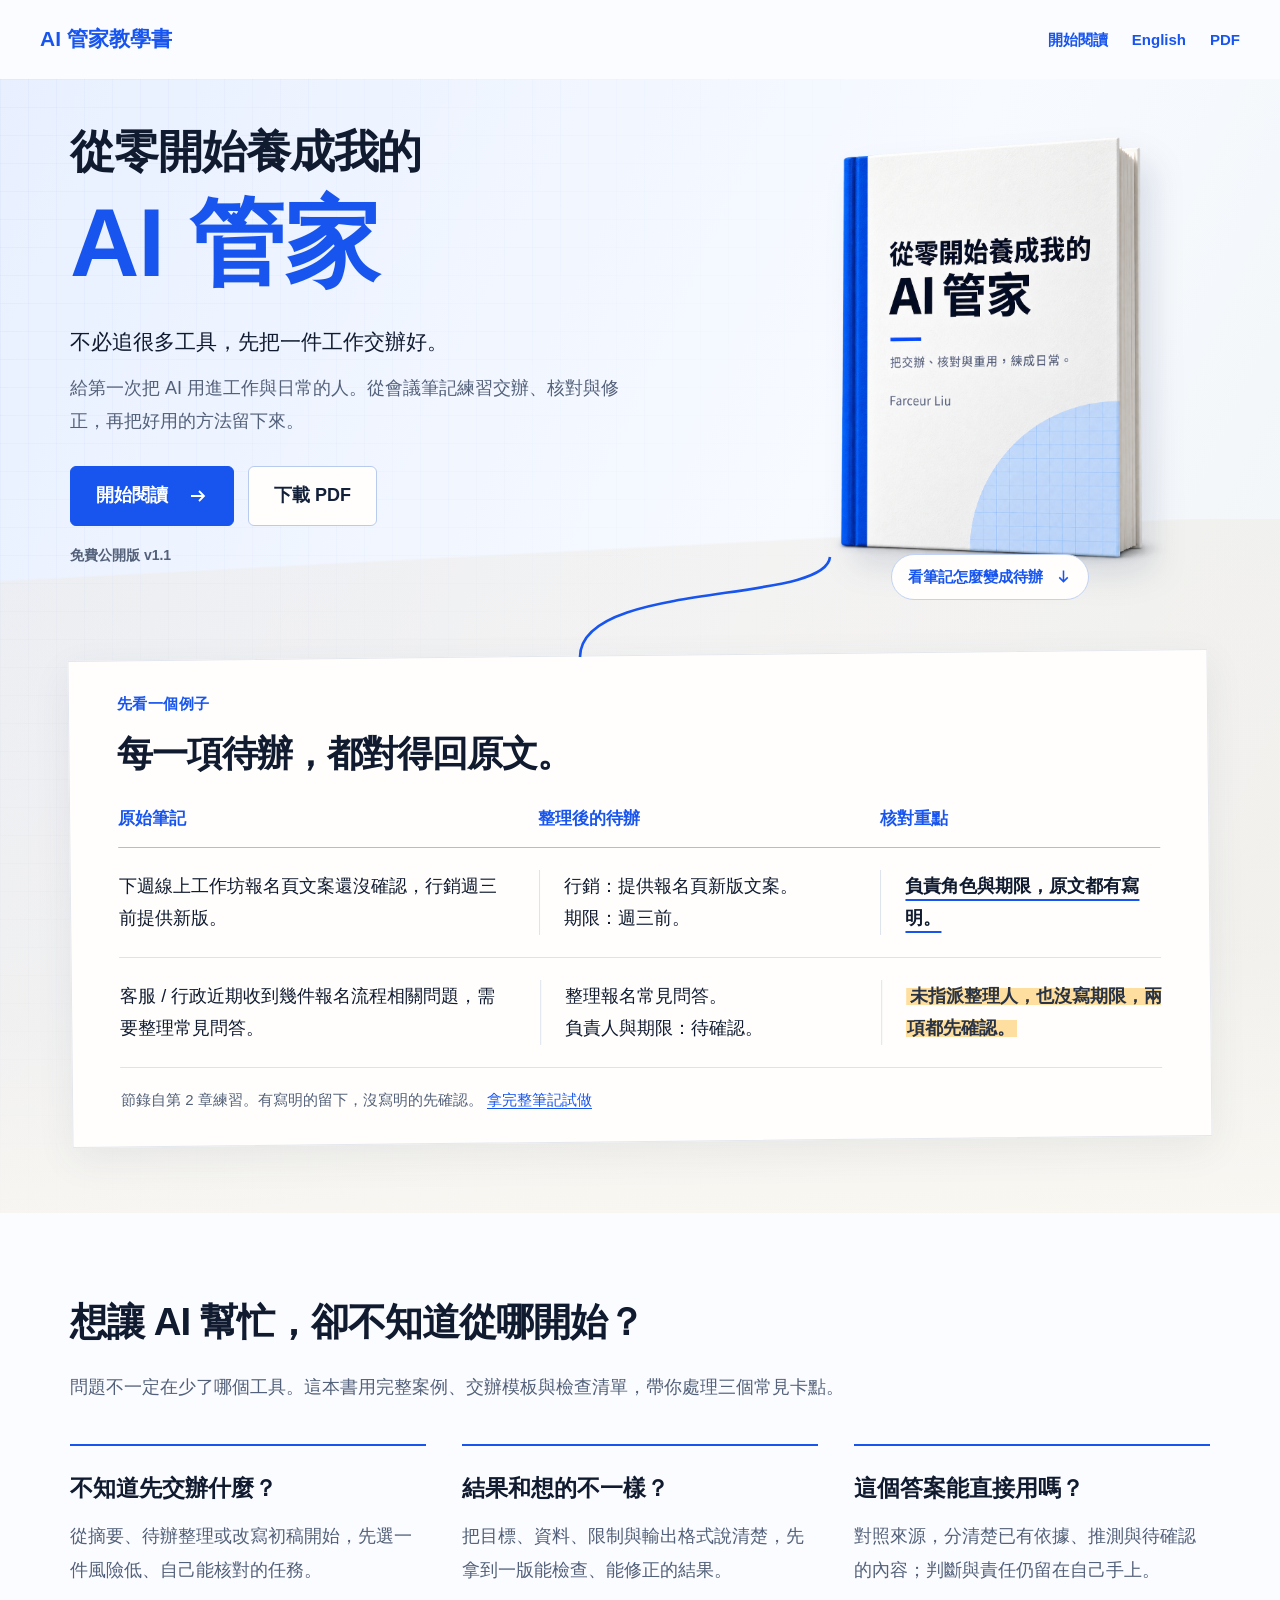
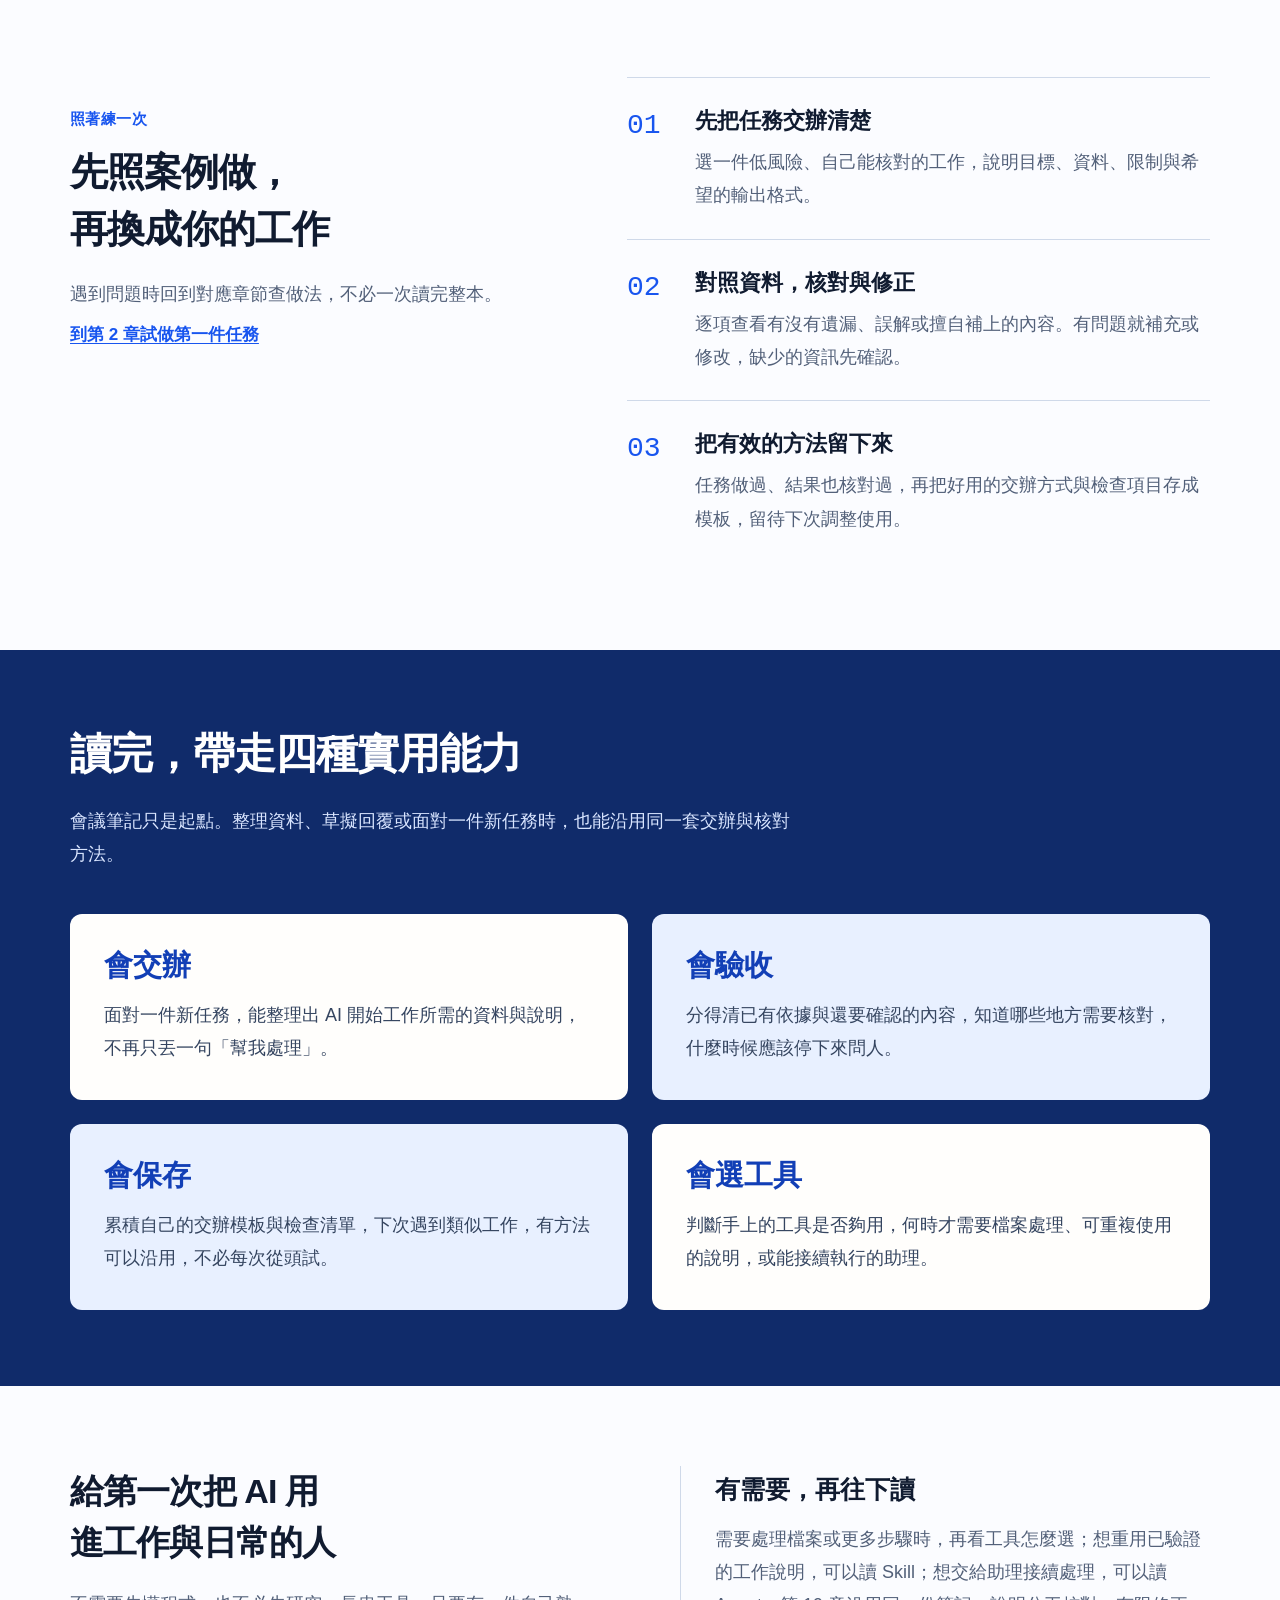
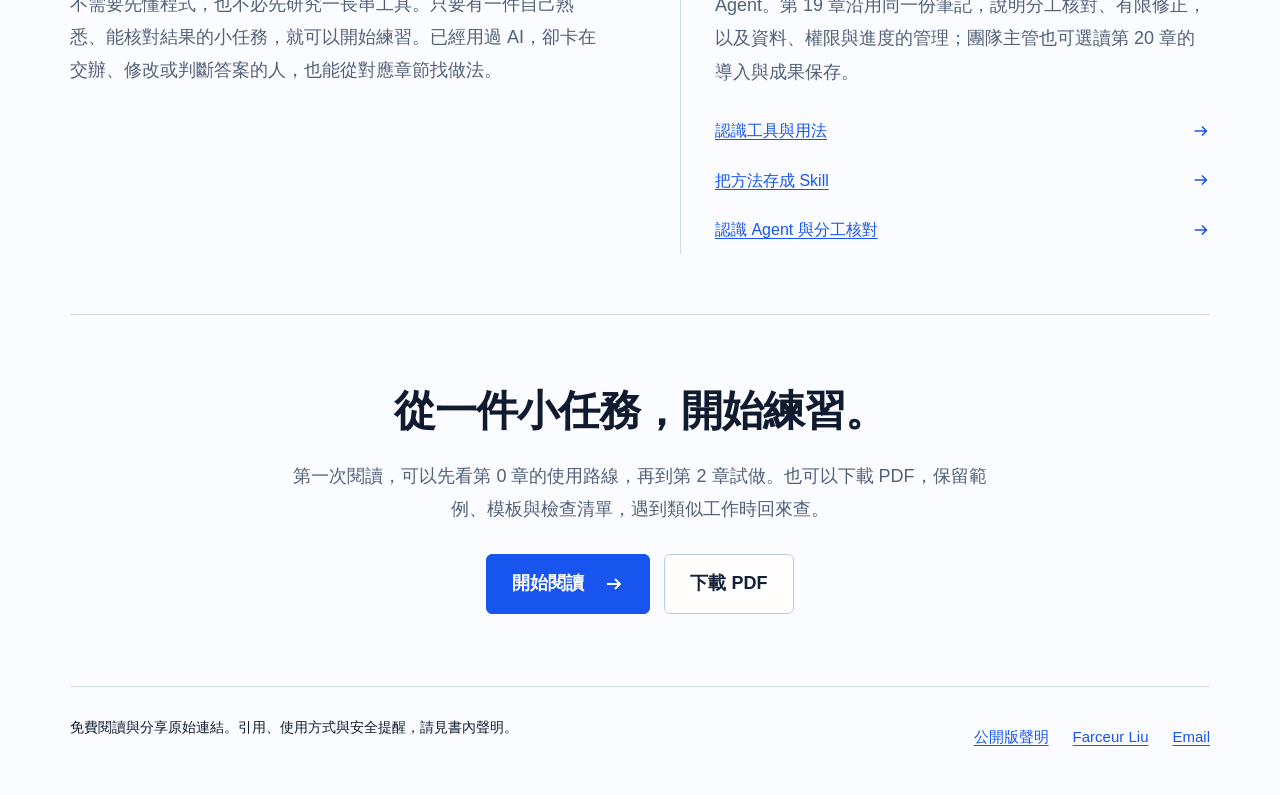
<file: index.html>
<!doctype html>
<html lang="zh-Hant"><head><meta charset="utf-8"><meta name="viewport" content="width=device-width,initial-scale=1">
<meta name="description" content="從會議筆記開始，練習交辦、核對，再把好用的方法留下來。"><meta name="robots" content="index,follow"><link rel="canonical" href="https://farceurliu.github.io/ai-butler-handbook/index.html"><link rel="alternate" hreflang="zh-Hant" href="https://farceurliu.github.io/ai-butler-handbook/index.html"><link rel="alternate" hreflang="en" href="https://farceurliu.github.io/ai-butler-handbook/english.html"><meta property="og:title" content="從零開始養成我的 AI 管家"><meta property="og:description" content="從會議筆記開始，練習交辦、核對，再把好用的方法留下來。"><meta property="og:type" content="website"><meta property="og:url" content="https://farceurliu.github.io/ai-butler-handbook/index.html"><meta property="og:image" content="https://farceurliu.github.io/ai-butler-handbook/assets/social-preview-zh.png?v=20261029-v11"><meta property="og:image:width" content="1200"><meta property="og:image:height" content="630"><meta name="twitter:card" content="summary_large_image"><meta name="twitter:image" content="https://farceurliu.github.io/ai-butler-handbook/assets/social-preview-zh.png?v=20261029-v11"><link rel="icon" href="assets/favicon.svg" type="image/svg+xml"><title>從零開始養成我的 AI 管家</title><style>
:root{color-scheme:light;--ink:#172b38;--muted:#53646f;--line:#d9e0e4;--accent:#245f8e;--paper:#fff}
*{box-sizing:border-box}html{scroll-padding-top:24px}body{margin:0;background:#f4f6f8;color:var(--ink);font-family:-apple-system,BlinkMacSystemFont,"PingFang TC","Microsoft JhengHei",Arial,sans-serif;line-height:1.85}a{color:var(--accent);text-underline-offset:3px;overflow-wrap:anywhere}a:hover{text-decoration-thickness:2px}a:focus-visible,summary:focus-visible,pre:focus-visible,.table-wrap:focus-visible{outline:3px solid #c57815;outline-offset:4px}.skip{position:absolute;left:12px;top:-100px;background:#fff;padding:8px}.skip:focus{top:8px;z-index:10}
.site-header{max-width:1320px;margin:auto;padding:20px;display:flex;align-items:center;justify-content:space-between;gap:20px;border-bottom:1px solid var(--line)}.brand{font-weight:700;text-decoration:none;color:var(--ink)}.header-links{display:flex;gap:18px;flex-wrap:wrap;font-size:14px}.reader-layout{width:min(1320px,calc(100% - 40px));margin:auto;display:grid;grid-template-columns:235px minmax(0,1fr);gap:32px;align-items:start;padding:30px 0 60px}.toc{position:sticky;top:24px;max-height:calc(100vh - 48px);overflow:auto;padding:18px 14px;background:var(--paper);border:1px solid var(--line);border-radius:8px}.toc strong{display:block;margin-bottom:8px}.toc a,.mobile-toc a{display:block;text-decoration:none;font-size:14px;line-height:1.5;padding:7px 0;color:var(--muted)}.toc a:hover,.mobile-toc a:hover{color:var(--accent)}.mobile-toc{display:none}.book{min-width:0;background:var(--paper);border:1px solid var(--line);border-radius:8px;padding:40px clamp(24px,4.5vw,66px);overflow-wrap:anywhere}.edition{color:var(--muted);font-size:13px;margin-top:0}.book h1{font-size:clamp(30px,3.8vw,46px);line-height:1.3;margin:12px 0 28px;letter-spacing:0}.book h2{font-size:26px;line-height:1.5;margin:48px 0 22px;padding-top:24px;border-top:1px solid var(--line)}.book h3{font-size:21px;line-height:1.5;margin:32px 0 14px}.book h4,.book h5,.book h6{font-size:18px;line-height:1.5;margin:24px 0 12px}.book p{margin:0 0 18px}.book li{margin:6px 0}.book ul,.book ol{padding-left:1.65em;margin:14px 0 22px}blockquote{margin:22px 0;padding:14px 18px;border-left:4px solid var(--accent);background:#f1f6fa;color:#344e61}pre{white-space:pre-wrap;overflow-wrap:anywhere;word-break:break-word;background:#f1f4f7;border:1px solid var(--line);border-radius:5px;padding:18px;font-size:14px;line-height:1.75;tab-size:2}code{font-family:ui-monospace,SFMono-Regular,Menlo,Consolas,"PingFang TC",monospace;font-size:.9em}p code,li code,td code{background:#edf3f7;padding:1px 4px;border-radius:3px}.table-wrap{max-width:100%;overflow-x:auto;margin:20px 0 28px}table{border-collapse:collapse;min-width:100%;font-size:14px;line-height:1.65}th,td{border:1px solid var(--line);padding:10px 12px;text-align:left;vertical-align:top;min-width:95px}th{background:#edf3f7}figure{margin:28px 0}img{display:block;max-width:100%;height:auto;margin:auto}figcaption{font-size:13px;color:var(--muted);margin-top:10px;line-height:1.6}hr{border:0;border-top:1px solid var(--line);margin:28px 0}.book-footer{border-top:1px solid var(--line);margin-top:40px;padding-top:20px;font-size:14px;display:flex;gap:20px;flex-wrap:wrap}
/* A book-like display face; the instructions, examples and navigation remain
   system sans. No downloaded fonts or additional asset requests. */
.book{font-size:17px;line-height:1.85}
.book article,.book>.edition,.book-footer{max-width:44rem;margin-left:auto;margin-right:auto}
.book h1,.book h2{font-family:"Iowan Old Style","Songti TC","Noto Serif CJK TC",Georgia,serif;font-weight:600}
.book h1{font-size:44px;line-height:1.45;text-wrap:balance}
.book h2{font-size:29px;line-height:1.55;margin-top:56px}
.book h3{font-size:22px;font-weight:650;margin-top:36px}
.book h4,.book h5,.book h6{font-size:18px;font-weight:650}
.book strong{font-weight:700}
.book .study-label{margin-top:30px;margin-bottom:10px;font-size:16px}
.study-label strong{display:block;margin-bottom:5px;color:var(--ink)}
.study-label+ul,.study-label+ol{margin-top:6px}
pre{font-size:14.5px;line-height:1.75}pre code{font-size:1em}
table{font-size:15px}figcaption{font-size:14px;line-height:1.7}
.edition a{color:inherit;text-decoration:none}.edition a:hover{text-decoration:underline}
.figure-link{display:block}.figure-zoom{display:inline-block;font-size:15px;margin-top:6px;padding:8px 0}
.reader-layout{grid-template-columns:260px minmax(0,1fr)}
/* Keep the last navigation item visible at the initial header/layout offset,
   before the sticky sidebar reaches its 24px top position. Screen-only: PDF
   layout and the separate mobile contents control are unaffected. */
@media screen and (min-width:861px){.toc{max-height:calc(100vh - 130px)}}
.toc-group+.toc-group{margin-top:22px;padding-top:16px;border-top:1px solid var(--line)}
.toc-group-title{font-size:14px;font-weight:700;line-height:1.5;margin:0 0 8px;color:var(--ink)}
.toc-group ul{list-style:none;margin:0;padding:0}.toc-group li{margin:0}
.toc .toc-link,.mobile-toc .toc-link{display:grid;grid-template-columns:28px minmax(0,1fr);align-items:start;gap:9px;padding:9px 4px;line-height:1.6;border-radius:4px}
.toc-link .chapter-number{font-size:12.5px;font-weight:600;line-height:24px;text-align:center;background:#edf3f7;color:#245f8e;border-radius:4px}
.toc .toc-link:hover,.mobile-toc .toc-link:hover{background:#f3f6fa;color:#174d75}
.toc .toc-link:active,.mobile-toc .toc-link:active{background:#e4eef6;color:#153e63}
.toc .toc-link[aria-current="location"],.mobile-toc .toc-link[aria-current="location"]{background:#e4eef6;color:#153e63;font-weight:700;text-decoration:underline;text-underline-offset:4px}
@media(prefers-reduced-motion:no-preference){.toc-link,.header-links a{transition:background-color .12s ease,color .12s ease}}
.mobile-toc[open] summary{margin-bottom:12px}.mobile-toc .toc-link{font-size:15px}
@media screen and (max-width:480px){html[lang="en"] .table-wrap::before{content:"Swipe horizontally to see all columns.";display:block;font-size:14px;line-height:1.6;margin-bottom:8px;color:var(--muted)}html[lang="en"] table{min-width:30rem}html[lang="en"] th,html[lang="en"] td{min-width:10rem;overflow-wrap:normal;word-break:normal;hyphens:none}}
@media(max-width:860px){.site-header{align-items:flex-start}.reader-layout{display:block;width:min(760px,calc(100% - 28px));padding-top:18px}.toc{display:none}.mobile-toc{display:block;background:white;border:1px solid var(--line);border-radius:6px;padding:12px 16px;margin-bottom:16px}.mobile-toc summary{cursor:pointer;font-weight:600}.mobile-toc nav{padding-top:10px}.book{padding:28px 22px}.book h1{font-size:34px}.book h2{font-size:26px}.book h3{font-size:21px}.site-header{padding:16px 14px}.header-links{gap:8px 16px}.brand{font-size:15px}}
@media(max-width:400px){.site-header{display:block}.header-links{margin-top:10px}.book{padding:24px 17px}.book h1{font-size:31px}.book h2{font-size:25px}pre{font-size:14px;padding:13px}}
@page{size:A4;margin:18mm 17mm 20mm;@bottom-left{content:"AI Work Assistant Handbook · v1.1";font:8pt Arial;color:#53646f}@bottom-right{content:counter(page) " / " counter(pages);font:8pt Arial;color:#53646f}}
@media print{html{scroll-padding:0}body{background:white;font-size:10pt;line-height:1.65;-webkit-print-color-adjust:exact;print-color-adjust:exact}.site-header,.toc,.mobile-toc,.skip,.book-footer{display:none!important}.reader-layout{display:block;width:auto;margin:0;padding:0}.book{border:0;border-radius:0;padding:0;overflow-wrap:anywhere}.edition{font-size:8pt;margin-bottom:10pt}.book h1{font-size:25pt;line-height:1.3;margin:0 0 18pt}.book h2{font-size:17pt;line-height:1.4;margin:26pt 0 12pt;padding-top:12pt}.book h3{font-size:13pt;line-height:1.4;margin:18pt 0 9pt}.book h4,.book h5,.book h6{font-size:11pt;margin:14pt 0 7pt}h1,h2,h3,h4,h5,h6{break-after:avoid-page;page-break-after:avoid}p,li{orphans:3;widows:3}.book p{margin:0 0 9pt}.book ul,.book ol{margin:7pt 0 12pt}.book li{margin:3pt 0}pre{font-size:8.4pt;line-height:1.55;padding:9pt;white-space:pre-wrap;overflow:visible;break-inside:auto;box-decoration-break:clone}pre code{font-size:1em}blockquote{padding:8pt 10pt;margin:12pt 0;break-inside:auto}.table-wrap{overflow:visible;margin:12pt 0;break-inside:auto}table{width:100%;table-layout:fixed;min-width:0;font-size:8pt;line-height:1.55}thead{display:table-header-group}th,td{min-width:0;padding:6pt;overflow-wrap:anywhere;word-break:normal}tr{break-inside:avoid-page}figure{break-inside:avoid-page;margin:14pt 0}figure img{max-height:210mm;width:auto;max-width:100%}figcaption{font-size:8pt;margin-top:6pt}a{color:inherit;text-decoration:underline}}
@media print{.book{font-size:10.5pt;line-height:1.7}.book article,.edition{max-width:none}.book .study-label{font-size:10pt;margin:14pt 0 6pt;break-after:avoid-page}.study-label strong{margin-bottom:3pt}.book h1,.book h2{font-weight:600}.book h3,.book h4{font-weight:700}.figure-zoom{display:none}}

body{background:#fbfcff;color:#101b30;font-size:18px;--accent:#1855ef;--muted:#526079;--line:#cfd9e9;--paper:#fffefc;--ink-blue:#123fb6;--night:#102b6a;--on-night:#d9e5ff;--motion-fast:.16s}
.site-header{max-width:1280px;padding:20px 40px;border:0}.brand{color:var(--accent);font-size:21px}.header-links{align-items:center;font-size:15px;gap:24px}.header-links a{text-decoration:none;font-weight:600}
.home-main{margin:auto}.home-scene{position:relative;background:linear-gradient(115deg,#e8f0ff 0%,#f7faff 55%,#f1f4f5 100%);padding:0 40px 72px;isolation:isolate}.home-scene:before{content:"";position:absolute;inset:0;z-index:-1;background-image:linear-gradient(#1656e908 1px,transparent 1px),linear-gradient(90deg,#1656e908 1px,transparent 1px);background-size:28px 28px;mask-image:linear-gradient(100deg,#000,transparent 70%)}.home-scene:after{content:"";position:absolute;inset:440px 0 0;z-index:-1;background:linear-gradient(177deg,transparent 0 8%,#ece5da55 8.3%,#f2ede68c 65%,#f9f7f2 100%)}
.hero-composition{position:relative;max-width:1140px;margin:auto;display:grid;grid-template-columns:1.2fr .8fr;gap:38px;align-items:center;min-height:575px;padding:22px 0 62px}
.home-hero{position:relative;z-index:2;padding:18px 0 24px}.home-hero h1{margin:0 0 22px;font-weight:800;line-height:1.25;letter-spacing:-.04em;text-wrap:balance}.home-hero h1 span{display:block;font-size:clamp(30px,3.5vw,46px);line-height:1.45}.home-hero h1 strong{display:block;font-size:clamp(65px,7.5vw,96px);line-height:1.22;font-weight:800;color:var(--accent)}.home-hero .lead{font-size:21px;line-height:1.85;margin:0 0 10px;max-width:29em}.home-hero .intro{font-size:18px;line-height:1.85;margin:0 0 28px;max-width:31em;color:var(--muted)}.home-hero .edition{font-size:14px;font-weight:600;margin:17px 0 0;color:var(--muted)}
.home-actions{display:flex;flex-wrap:wrap;gap:14px}.home-button{display:inline-flex;align-items:center;justify-content:center;gap:20px;min-height:52px;padding:12px 25px;border:1px solid #b8cbee;border-radius:6px;text-decoration:none;font-size:18px;font-weight:650;background:var(--paper);color:#12203a}.home-button svg{width:20px;height:20px;flex-shrink:0}.home-button.primary{background:var(--accent);border-color:var(--accent);color:white}.home-button:active{background:#dce7ff}.home-button.primary:active{background:var(--ink-blue)}
.book-showcase{position:relative;z-index:1;margin:0;min-width:0}.book-showcase img{width:100%;height:482px;object-fit:contain;filter:drop-shadow(13px 18px 15px #1d335c20)}.book-link{display:block;position:relative;color:var(--accent);text-decoration:none;border-radius:8px}.book-caption{position:absolute;bottom:-12px;left:50%;transform:translateX(-50%);display:inline-flex;gap:12px;align-items:center;white-space:nowrap;font-size:15px;font-weight:650;background:var(--paper);padding:8px 16px;border:1px solid #c1d2f4;border-radius:999px}.book-caption svg{width:17px;height:17px}.book-link:active .book-caption{background:#dce7ff}
.book-ribbon{position:absolute;left:0;bottom:-2px;width:100%;height:100px;overflow:visible;pointer-events:none;z-index:3}.book-ribbon path{fill:none;stroke:var(--accent);stroke-width:2.6;vector-effect:non-scaling-stroke}
.worksheet{position:relative;max-width:1140px;margin:0 auto;padding:34px 48px 28px;background:var(--paper);box-shadow:0 12px 38px #304b6b14;border:1px solid #e4e7ed;transform:rotate(-.6deg)}.worksheet>*{transform:rotate(.6deg)}.worksheet h2{font-size:clamp(25px,3vw,36px);line-height:1.45;letter-spacing:-.03em;margin:0 0 23px;font-weight:750;scroll-margin-top:30px}.section-kicker{display:block;color:var(--accent);font-size:15px;font-weight:700;letter-spacing:.03em;margin:0 0 10px}.sheet-head,.sheet-row{display:grid;grid-template-columns:1.25fr 1fr .9fr;gap:30px}.sheet-head{color:var(--accent);font-weight:700;font-size:17px;border-bottom:1px solid #aebed6;padding-bottom:13px}.sheet-row{position:relative;isolation:isolate;padding:22px 0;border-bottom:1px solid #dce3ee;font-size:18px;line-height:1.8}.sheet-row p{margin:0}.sheet-row .sheet-cell+.sheet-cell{border-left:1px solid #dce3ee;padding-left:24px}.sheet-mobile-label{display:none}.sheet-check{font-weight:650}.sheet-check mark{background:linear-gradient(transparent 18%,#ffdf9f 18% 85%,transparent 85%);color:#283345;padding:3px 3px;box-decoration-break:clone}.sheet-confirmed{text-decoration:underline;text-decoration-color:var(--accent);text-decoration-thickness:2px;text-underline-offset:7px}.sheet-note{font-size:15px;line-height:1.8;color:var(--muted);margin:18px 0 0}.sheet-note a{white-space:nowrap}
.home-section,.home-route{max-width:1140px;margin:0 auto;padding:80px 0}.home-section h2,.home-route h2{font-size:clamp(30px,3vw,40px);line-height:1.5;letter-spacing:-.025em;margin:0 0 20px;text-wrap:balance}.section-intro{max-width:43em;margin:0 0 36px;color:var(--muted);line-height:1.85}.home-section p{line-height:1.85}
.reader-questions{display:grid;grid-template-columns:repeat(3,minmax(0,1fr));gap:36px;margin:40px 0 0}.reader-questions>div{border-top:2px solid var(--accent);padding:24px 0 0}.reader-questions dt{font-size:23px;font-weight:700;line-height:1.65;margin:0 0 12px}.reader-questions dd{margin:0;color:var(--muted);line-height:1.85}
.home-route{display:grid;grid-template-columns:minmax(0,.9fr) minmax(0,1.1fr);gap:80px;padding-top:10px;padding-bottom:88px}.route-intro{padding-top:28px}.route-intro h2{max-width:10em}.route-intro>p{margin:0;color:var(--muted);line-height:1.85}.learning-route{list-style:none;counter-reset:route;margin:0;padding:0}.learning-route li{counter-increment:route;display:grid;grid-template-columns:48px minmax(0,1fr);gap:20px;border-top:1px solid var(--line);padding:26px 0}.learning-route li:before{content:counter(route,decimal-leading-zero);font:500 28px/1.6 ui-monospace,monospace;color:var(--accent)}.learning-route h3{font-size:22px;line-height:1.55;margin:0 0 8px}.learning-route p{margin:0;color:var(--muted);line-height:1.85}.route-start{margin:20px 0 0}.route-start a{display:inline-block;min-height:44px;padding:8px 0;font-size:17px;font-weight:650}
.outcomes-band{background:var(--night);color:white}.outcomes-band .home-section{padding-top:72px;padding-bottom:76px}.outcomes-band h2{max-width:18em;font-size:42px}.outcomes-band .section-intro{color:var(--on-night);max-width:40em}.takeaways{display:grid;grid-template-columns:repeat(2,minmax(0,1fr));gap:24px;margin:42px 0 0}.takeaway-card{position:relative;min-width:0;padding:30px 34px 34px;border-radius:12px;background:var(--paper);color:#101b30;--card-x:clamp(-42px,-3vw,-12px);--card-y:96px;--card-angle:-2.4deg}.takeaway-card:nth-child(even){--card-x:clamp(12px,3vw,42px);--card-angle:2.4deg}.takeaway-card:nth-child(2),.takeaway-card:nth-child(3){background:#e8f0ff}.takeaways dt{font-size:29px;line-height:1.5;color:var(--ink-blue);font-weight:750;margin:0 0 12px}.takeaways dd{margin:0;line-height:1.85;color:#354560;max-width:27em}
.audience-section{display:grid;grid-template-columns:minmax(0,1fr) minmax(0,1fr);gap:80px;padding-top:80px;padding-bottom:60px}.audience-main h2{max-width:12em;font-size:34px}.audience-section p{margin:0;line-height:1.85;color:var(--muted)}.optional-reading{padding:4px 0 0 34px;border-left:1px solid var(--line)}.optional-reading h3{font-size:25px;line-height:1.55;margin:0 0 14px}.optional-links{display:flex;flex-direction:column;gap:2px;margin-top:18px}.optional-links a{display:inline-flex;align-items:center;justify-content:space-between;gap:20px;min-height:44px;padding:9px 0;font-size:16px}.optional-links svg{width:18px;height:18px;flex-shrink:0}
.reading-invitation{padding-top:0;padding-bottom:72px;text-align:center}.invitation-inner{padding:64px 28px 0;border-top:1px solid var(--line)}.reading-invitation h2{font-size:42px;max-width:18em;margin:0 auto 18px}.reading-invitation p{text-wrap:pretty;max-width:39em;color:var(--muted);margin:0 auto 28px}.reading-invitation .home-actions{justify-content:center}.home-footer{max-width:1140px;margin:0 auto;padding:28px 0 36px;border-top:1px solid var(--line);display:flex;justify-content:space-between;align-items:flex-start;gap:40px}.home-footer p{font-size:14px;line-height:1.8;max-width:37em;margin:0}.home-footer nav{display:flex;gap:12px 24px;flex-wrap:wrap;font-size:15px;justify-content:flex-end}.home-footer nav a{display:inline-flex;align-items:center;min-height:44px}
.home-button:focus-visible,.home-main a:focus-visible{outline:3px solid var(--accent);outline-offset:5px}.home-button.primary:focus-visible{outline-color:#101b30}
html[lang="en"] .home-hero h1 span{font-size:28px;letter-spacing:-.025em}html[lang="en"] .home-hero h1 strong{font-size:62px;line-height:1.12;max-width:9em}html[lang="en"] .sheet-row{font-size:17px;line-height:1.75}
@media(hover:hover) and (pointer:fine){.home-button:hover{background:#edf3ff;text-decoration:none;border-color:var(--accent)}.home-button.primary:hover{background:var(--ink-blue)}.header-links a:hover{text-decoration:underline}.book-link:hover{text-decoration:none}.book-link:hover .book-caption{background:#edf3ff}}
@media screen and (prefers-reduced-motion:no-preference){.home-button,.book-caption{transition:background-color var(--motion-fast) ease}.scroll-motion .takeaway-card{animation:takeaway-enter 1ms linear backwards,takeaway-exit 1ms linear forwards;animation-timeline:view(block),view(block);animation-range:entry 0% entry 100%,exit 0% exit 100%}@keyframes takeaway-enter{from{transform:translate(var(--card-x),var(--card-y)) rotate(var(--card-angle))}to{transform:none}}@keyframes takeaway-exit{from{transform:none}to{transform:translate(var(--card-x),calc(-1 * var(--card-y))) rotate(calc(-1 * var(--card-angle)))}}}
@media(max-width:1220px){.home-section,.home-route,.home-footer{margin-left:40px;margin-right:40px}}
@media(max-width:1000px) and (min-width:721px){.hero-composition{gap:10px;grid-template-columns:1.2fr .8fr}.home-hero h1 span{font-size:35px}.home-hero h1 strong{font-size:72px}.book-showcase img{height:420px}.worksheet{padding:28px}.sheet-head,.sheet-row{gap:18px}.sheet-row .sheet-cell+.sheet-cell{padding-left:18px}.home-route,.audience-section{gap:40px}.reader-questions{gap:26px}.reader-questions dt{font-size:21px}html[lang="en"] .home-hero h1 strong{font-size:49px}}
@media(max-width:720px){.site-header{display:flex;padding:18px 22px;align-items:center;gap:16px}.brand{font-size:18px}.header-links{font-size:14px;gap:13px;margin-top:0;flex-wrap:nowrap;flex-shrink:0}.header-links a{white-space:nowrap}.header-links .nav-pdf{display:none}.home-scene{padding:0 22px 38px}.home-scene:after{inset:660px 0 0}.hero-composition{display:flex;flex-direction:column;gap:0;min-height:0;padding:0 0 48px}.home-hero{width:100%;padding:30px 0 4px}.home-hero h1{margin-bottom:19px}.home-hero h1 span{font-size:clamp(25px,6.8vw,39px);line-height:1.6}.home-hero h1 strong{font-size:clamp(58px,14vw,80px);line-height:1.25}.home-hero .lead{font-size:18px;line-height:1.8}.home-hero .intro{font-size:16px;margin-bottom:22px}.home-button{font-size:16px;padding:10px 20px;min-height:48px;gap:12px}.home-actions{gap:12px}.home-hero .edition{margin-top:14px}.book-showcase{width:246px;margin-top:15px;align-self:flex-end;margin-right:12px}.book-showcase img{height:305px}.book-caption{font-size:14px;bottom:-9px;padding:7px 13px}.book-ribbon{height:70px;bottom:0;width:200px;left:auto;right:159px}
.worksheet{padding:24px 22px 22px;transform:rotate(-.5deg)}.worksheet>*{transform:none}.worksheet h2{font-size:27px;margin-bottom:14px}.section-kicker{font-size:14px;margin-bottom:8px}.sheet-head{display:none}.sheet-row{display:block;padding:18px 0;font-size:17px}.sheet-row .sheet-cell+.sheet-cell{border:0;padding:13px 0 0 18px;margin:12px 0 0 4px;border-left:2px solid #d8e4fb}.sheet-mobile-label{display:block;color:var(--accent);font-size:14px;font-weight:700;margin-bottom:4px}.sheet-note{font-size:14px;margin-top:17px}
.home-section,.home-route{margin-left:24px;margin-right:24px;padding:44px 0}.home-section h2,.home-route h2{font-size:28px;margin-bottom:16px}.section-intro{font-size:17px;margin-bottom:24px}.reader-questions{display:block;margin-top:28px}.reader-questions>div{padding:20px 0 24px}.reader-questions dt{font-size:21px;margin-bottom:8px}.reader-questions dd{font-size:17px}.home-route{display:block;padding-top:0}.route-intro{padding:0}.route-intro h2{max-width:15em}.route-intro>p{font-size:17px}.learning-route{margin-top:28px}.learning-route li{grid-template-columns:32px minmax(0,1fr);gap:14px;padding:23px 0}.learning-route li:before{font-size:22px}.learning-route h3{font-size:21px}.learning-route p{font-size:17px}.route-start{margin-top:4px}.outcomes-band .home-section{padding-top:44px;padding-bottom:48px}.outcomes-band h2{font-size:30px}.takeaways{grid-template-columns:minmax(0,1fr);gap:18px;margin-top:28px}.takeaway-card,.takeaway-card:nth-child(even){padding:24px;--card-x:0px;--card-y:72px;--card-angle:0deg}.takeaways dt{font-size:26px;margin-bottom:9px}.takeaways dd{font-size:17px}
.audience-section{display:block;padding-bottom:24px}.audience-main h2{max-width:16em}.audience-section p,.reading-invitation p{font-size:17px}.optional-reading{margin-top:30px;padding:26px 0 0;border-left:0;border-top:1px solid var(--line)}.optional-reading h3{font-size:23px}.optional-links{margin-top:14px}.optional-links a{font-size:16px;line-height:1.7;gap:12px}.reading-invitation{padding-top:12px;padding-bottom:44px}.invitation-inner{padding:34px 0 0}.reading-invitation h2{font-size:30px}.home-footer{margin:0 24px;padding:24px 0 30px;display:block}.home-footer p{font-size:14px}.home-footer nav{justify-content:flex-start;gap:0 24px;margin-top:16px}
html[lang="en"] .home-hero h1 span{font-size:23px}html[lang="en"] .home-hero h1 strong{font-size:48px;line-height:1.15;max-width:9em}html[lang="en"] .worksheet h2{font-size:26px}}
@media(max-width:360px){.site-header{padding:16px 18px;gap:12px}html[lang="en"] .brand{max-width:6.5em}.brand{font-size:16px}.header-links{gap:12px;font-size:13px}.home-scene{padding-left:18px;padding-right:18px}.home-hero{padding-top:24px}.home-hero h1 span{font-size:25px}.home-hero h1 strong{font-size:60px}.home-button{padding:10px 16px}.book-showcase{width:218px;margin-right:2px}.book-showcase img{height:278px}.book-ribbon{right:125px}.worksheet{padding:22px 18px}.worksheet h2{font-size:25px}.home-section,.home-route{margin-left:22px;margin-right:22px}html[lang="en"] .home-hero h1 strong{font-size:43px}}
@media print{.home-scene{background:white;padding:0}.hero-composition,.home-route,.audience-section{display:block;min-height:0}.book-showcase,.book-ribbon,.home-actions{display:none}.worksheet{box-shadow:none;transform:none}.outcomes-band{background:white;color:#101b30}.outcomes-band .section-intro,.takeaways dt,.takeaways dd{color:#101b30}.takeaway-card{break-inside:avoid;background:white!important;border:1px solid #cfd9e9}.home-section,.home-route{padding:25px 0}}
</style></head>
<body><a class="skip" href="#main">跳到正文</a><header class="site-header"><a class="brand" href="index.html">AI 管家教學書</a><nav class="header-links" aria-label="主要導覽"><a href="read.html">開始閱讀</a><a href="english.html" lang="en">English</a><a class="nav-pdf" href="downloads/ai-butler-handbook_v1.1_zh.pdf" download>PDF</a></nav></header>
<main id="main" class="home-main"><div class="home-scene"><div class="hero-composition"><section class="home-hero"><h1><span>從零開始養成我的</span><strong>AI 管家</strong></h1><p class="lead">不必追很多工具，先把一件工作交辦好。</p><p class="intro">給第一次把 AI 用進工作與日常的人。從會議筆記練習交辦、核對與修正，再把好用的方法留下來。</p><div class="home-actions"><a class="home-button primary" href="read.html">開始閱讀<svg viewBox="0 0 20 20" fill="none" stroke="currentColor" stroke-width="1.8" aria-hidden="true"><path d="M3 10h13m-5-5 5 5-5 5"/></svg></a><a class="home-button" href="downloads/ai-butler-handbook_v1.1_zh.pdf" download>下載 PDF</a></div><p class="edition">免費公開版 v1.1</p></section>
<figure class="book-showcase"><a class="book-link" href="#worksheet-title"><img src="assets/handbook-book-zh.png" alt="AI 管家數位手冊的書封示意" width="1145" height="1374" fetchpriority="high"><span class="book-caption">看筆記怎麼變成待辦<svg viewBox="0 0 20 20" fill="none" stroke="currentColor" stroke-width="1.8" aria-hidden="true"><path d="M10 3v13m-5-5 5 5 5-5"/></svg></span></a></figure>
<svg class="book-ribbon" viewBox="0 0 1140 100" preserveAspectRatio="none" aria-hidden="true"><path pathLength="1" d="M 760 0 C 755 48 510 23 510 100"/></svg></div>
<section class="worksheet" aria-labelledby="worksheet-title"><span class="section-kicker">先看一個例子</span><h2 id="worksheet-title">每一項待辦，都對得回原文。</h2><div class="sheet-head" aria-hidden="true"><span>原始筆記</span><span>整理後的待辦</span><span>核對重點</span></div><div class="sheet-row" id="sheet-row-1"><div class="sheet-cell" role="group" aria-label="原始筆記"><span class="sheet-mobile-label" aria-hidden="true">原始筆記</span><p class="">下週線上工作坊報名頁文案還沒確認，行銷週三前提供新版。</p></div><div class="sheet-cell" role="group" aria-label="整理後的待辦"><span class="sheet-mobile-label" aria-hidden="true">整理後的待辦</span><p class="">行銷：提供報名頁新版文案。<br>期限：週三前。</p></div><div class="sheet-cell" role="group" aria-label="核對重點"><span class="sheet-mobile-label" aria-hidden="true">核對重點</span><p class="sheet-check"><span class="sheet-confirmed">負責角色與期限，原文都有寫明。</span></p></div></div><div class="sheet-row" id="sheet-row-2"><div class="sheet-cell" role="group" aria-label="原始筆記"><span class="sheet-mobile-label" aria-hidden="true">原始筆記</span><p class="">客服 / 行政近期收到幾件報名流程相關問題，需要整理常見問答。</p></div><div class="sheet-cell" role="group" aria-label="整理後的待辦"><span class="sheet-mobile-label" aria-hidden="true">整理後的待辦</span><p class="">整理報名常見問答。<br>負責人與期限：待確認。</p></div><div class="sheet-cell" role="group" aria-label="核對重點"><span class="sheet-mobile-label" aria-hidden="true">核對重點</span><p class="sheet-check"><mark>未指派整理人，也沒寫期限，兩項都先確認。</mark></p></div></div><p class="sheet-note">節錄自第 2 章練習。有寫明的留下，沒寫明的先確認。 <a href="read.html#2-第一天-10-分鐘交辦第一件低風險任務">拿完整筆記試做</a></p></section></div>
<section class="home-section" aria-labelledby="questions-title"><h2 id="questions-title">想讓 AI 幫忙，卻不知道從哪開始？</h2><p class="section-intro">問題不一定在少了哪個工具。這本書用完整案例、交辦模板與檢查清單，帶你處理三個常見卡點。</p><dl class="reader-questions"><div><dt>不知道先交辦什麼？</dt><dd>從摘要、待辦整理或改寫初稿開始，先選一件風險低、自己能核對的任務。</dd></div><div><dt>結果和想的不一樣？</dt><dd>把目標、資料、限制與輸出格式說清楚，先拿到一版能檢查、能修正的結果。</dd></div><div><dt>這個答案能直接用嗎？</dt><dd>對照來源，分清楚已有依據、推測與待確認的內容；判斷與責任仍留在自己手上。</dd></div></dl></section>
<section class="home-route" aria-labelledby="route-title"><div class="route-intro"><span class="section-kicker">照著練一次</span><h2 id="route-title">先照案例做，再換成你的工作</h2><p>遇到問題時回到對應章節查做法，不必一次讀完整本。</p><p class="route-start"><a href="read.html#2-第一天-10-分鐘交辦第一件低風險任務">到第 2 章試做第一件任務</a></p></div><ol class="learning-route"><li><div><h3>先把任務交辦清楚</h3><p>選一件低風險、自己能核對的工作，說明目標、資料、限制與希望的輸出格式。</p></div></li><li><div><h3>對照資料，核對與修正</h3><p>逐項查看有沒有遺漏、誤解或擅自補上的內容。有問題就補充或修改，缺少的資訊先確認。</p></div></li><li><div><h3>把有效的方法留下來</h3><p>任務做過、結果也核對過，再把好用的交辦方式與檢查項目存成模板，留待下次調整使用。</p></div></li></ol></section>
<section class="outcomes-band" aria-labelledby="outcomes-title"><div class="home-section"><h2 id="outcomes-title">讀完，帶走四種實用能力</h2><p class="section-intro">會議筆記只是起點。整理資料、草擬回覆或面對一件新任務時，也能沿用同一套交辦與核對方法。</p><dl class="takeaways"><div class="takeaway-card"><dt>會交辦</dt><dd>面對一件新任務，能整理出 AI 開始工作所需的資料與說明，不再只丟一句「幫我處理」。</dd></div><div class="takeaway-card"><dt>會驗收</dt><dd>分得清已有依據與還要確認的內容，知道哪些地方需要核對，什麼時候應該停下來問人。</dd></div><div class="takeaway-card"><dt>會保存</dt><dd>累積自己的交辦模板與檢查清單，下次遇到類似工作，有方法可以沿用，不必每次從頭試。</dd></div><div class="takeaway-card"><dt>會選工具</dt><dd>判斷手上的工具是否夠用，何時才需要檔案處理、可重複使用的說明，或能接續執行的助理。</dd></div></dl></div></section>
<section class="home-section audience-section" aria-labelledby="audience-title"><div class="audience-main"><h2 id="audience-title">給第一次把 AI 用進工作與日常的人</h2><p>不需要先懂程式，也不必先研究一長串工具。只要有一件自己熟悉、能核對結果的小任務，就可以開始練習。已經用過 AI，卻卡在交辦、修改或判斷答案的人，也能從對應章節找做法。</p></div><div class="optional-reading"><h3>有需要，再往下讀</h3><p>需要處理檔案或更多步驟時，再看工具怎麼選；想重用已驗證的工作說明，可以讀 Skill；想交給助理接續處理，可以讀 Agent。第 19 章沿用同一份筆記，說明分工核對、有限修正，以及資料、權限與進度的管理；團隊主管也可選讀第 20 章的導入與成果保存。</p><nav class="optional-links" aria-label="進階選讀章節"><a href="read.html#4-認識你的-ai-管家-工具-用法-skill">認識工具與用法<svg viewBox="0 0 20 20" fill="none" stroke="currentColor" stroke-width="1.8" aria-hidden="true"><path d="M3 10h13m-5-5 5 5-5 5"/></svg></a><a href="read.html#18-進階養成-把好用方法變成-skill">把方法存成 Skill<svg viewBox="0 0 20 20" fill="none" stroke="currentColor" stroke-width="1.8" aria-hidden="true"><path d="M3 10h13m-5-5 5 5-5 5"/></svg></a><a href="read.html#19-從-skill-到-agent-交給-ai-一件完整的工作">認識 Agent 與分工核對<svg viewBox="0 0 20 20" fill="none" stroke="currentColor" stroke-width="1.8" aria-hidden="true"><path d="M3 10h13m-5-5 5 5-5 5"/></svg></a></nav></div></section>
<section class="home-section reading-invitation" aria-labelledby="invitation-title"><div class="invitation-inner"><h2 id="invitation-title">從一件小任務，開始練習。</h2><p>第一次閱讀，可以先看第 0 章的使用路線，再到第 2 章試做。也可以下載 PDF，保留範例、模板與檢查清單，遇到類似工作時回來查。</p><div class="home-actions"><a class="home-button primary" href="read.html">開始閱讀<svg viewBox="0 0 20 20" fill="none" stroke="currentColor" stroke-width="1.8" aria-hidden="true"><path d="M3 10h13m-5-5 5 5-5 5"/></svg></a><a class="home-button" href="downloads/ai-butler-handbook_v1.1_zh.pdf" download>下載 PDF</a></div></div></section>
<footer class="home-footer"><p>免費閱讀與分享原始連結。引用、使用方式與安全提醒，請見書內聲明。</p><nav aria-label="作者與使用說明"><a href="read.html#公開版聲明">公開版聲明</a><a href="https://www.linkedin.com/in/farceur-liu-636864b5/" rel="noopener noreferrer">Farceur Liu</a><a href="mailto:farceur2021@gmail.com">Email</a></nav></footer></main><script src="assets/home.js" defer></script></body></html>
</file>
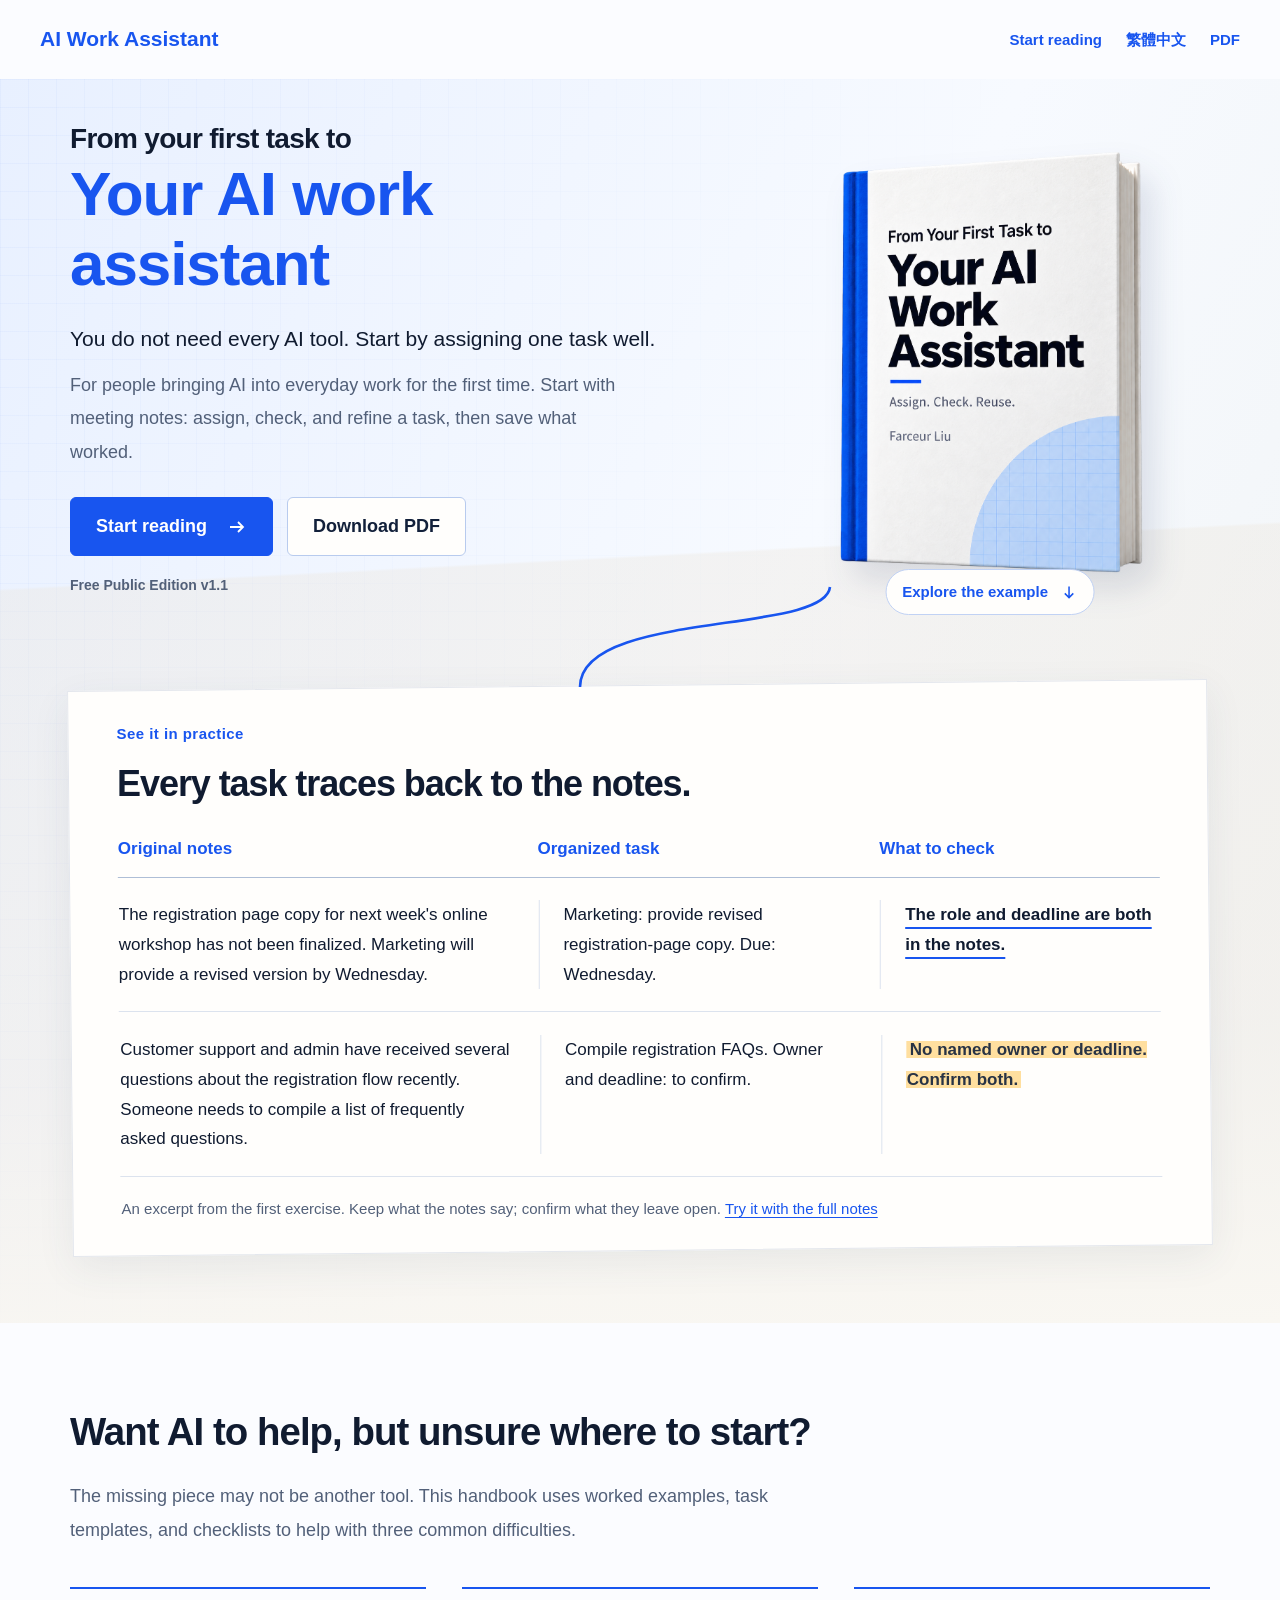
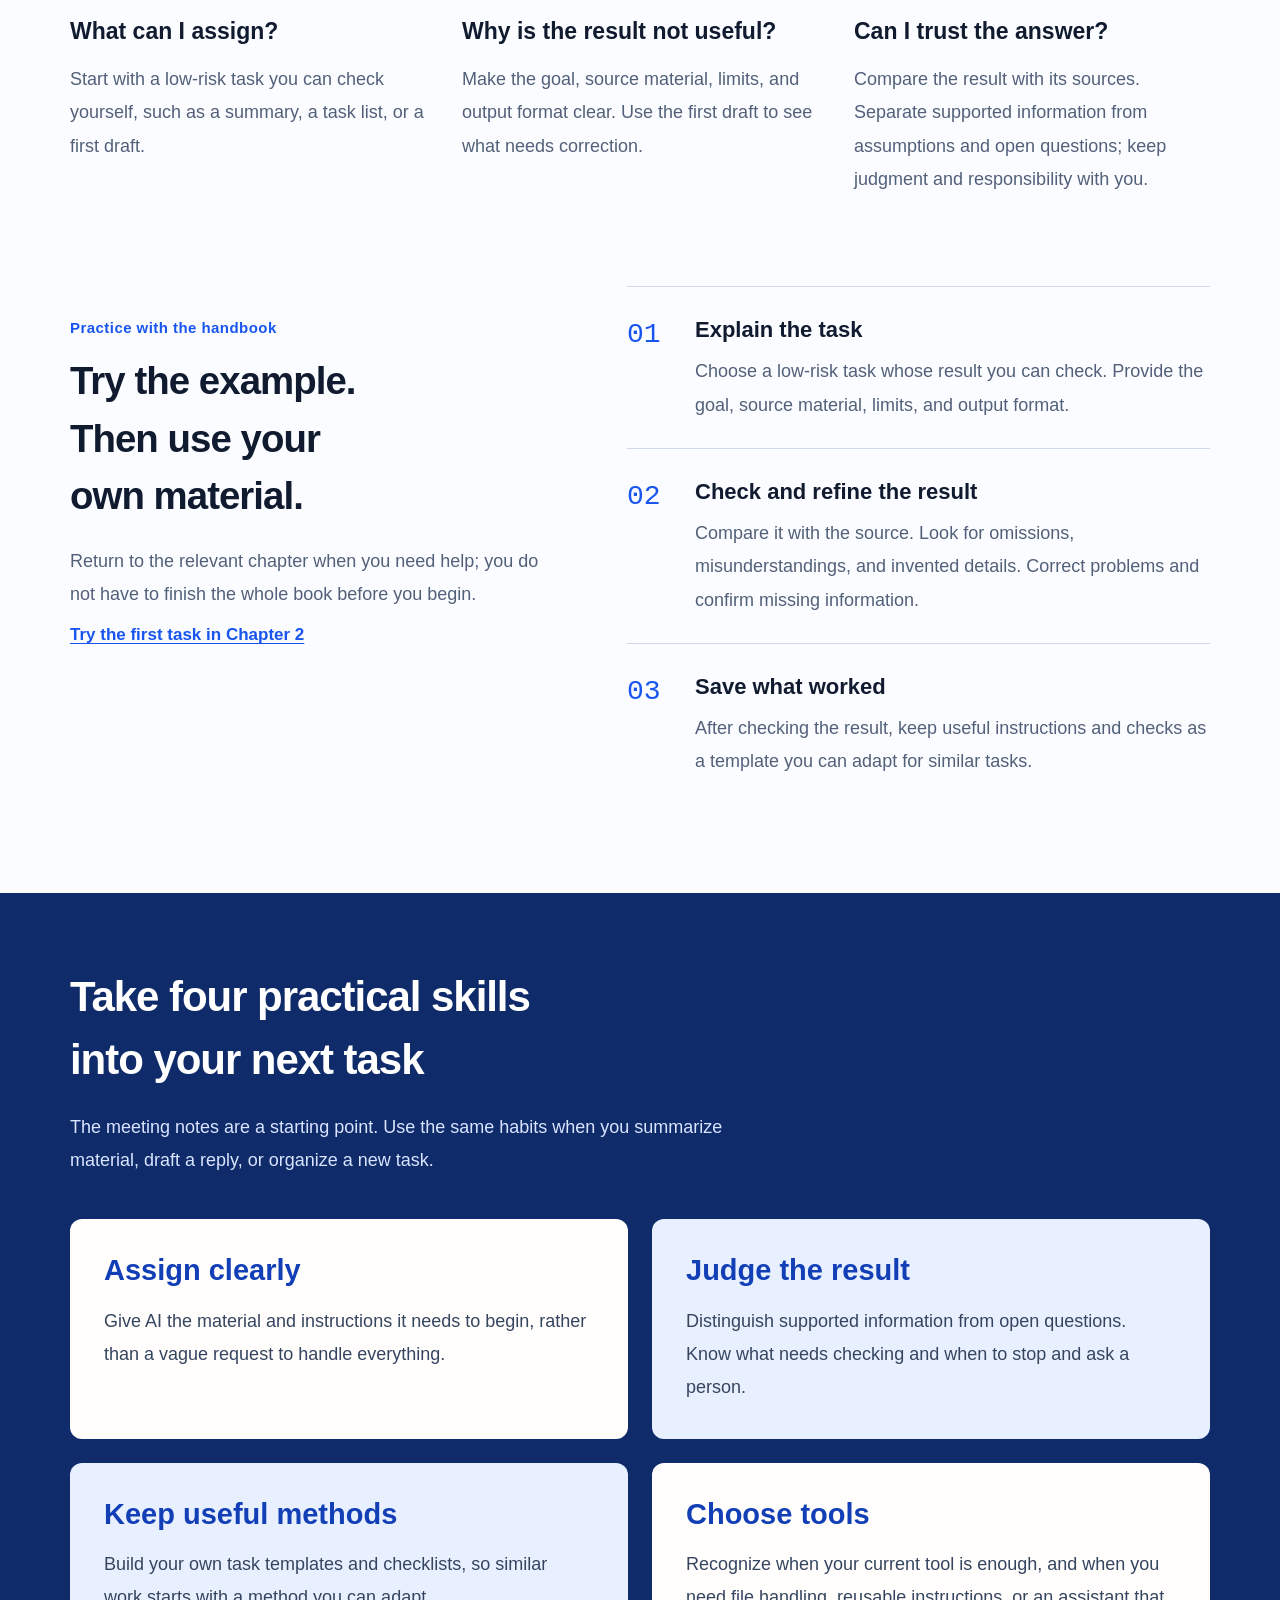
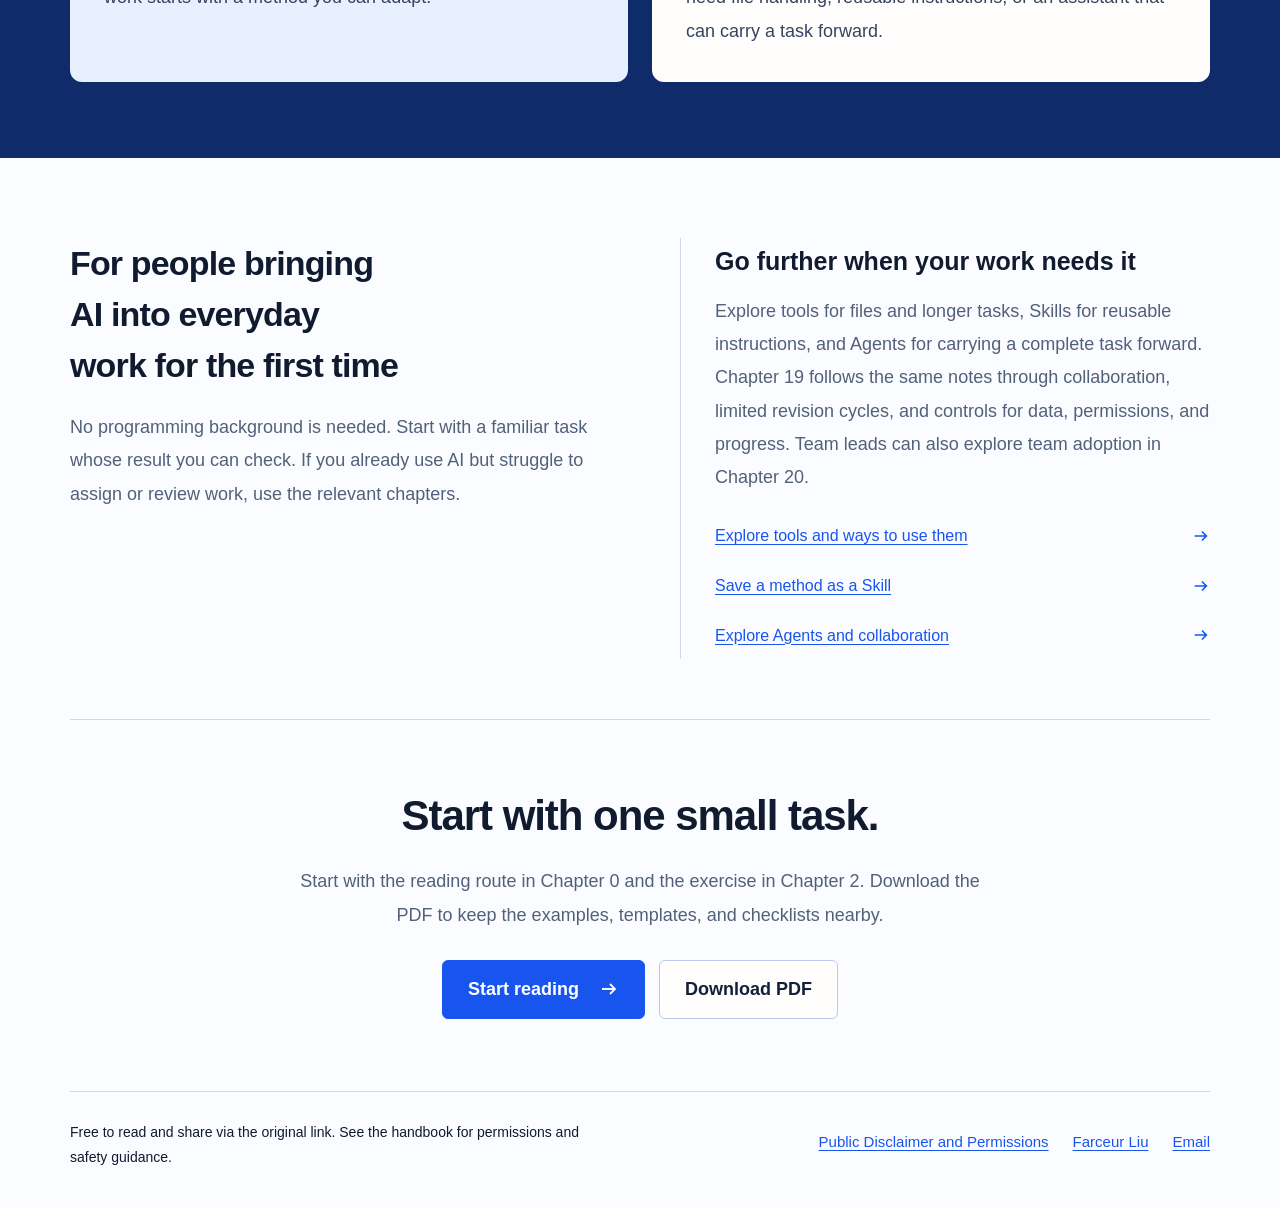
<file: english.html>
<!doctype html>
<html lang="en"><head><meta charset="utf-8"><meta name="viewport" content="width=device-width,initial-scale=1">
<meta name="description" content="Start with meeting notes. Learn to assign, verify and reuse AI work."><meta name="robots" content="index,follow"><link rel="canonical" href="https://farceurliu.github.io/ai-butler-handbook/english.html"><link rel="alternate" hreflang="zh-Hant" href="https://farceurliu.github.io/ai-butler-handbook/index.html"><link rel="alternate" hreflang="en" href="https://farceurliu.github.io/ai-butler-handbook/english.html"><meta property="og:title" content="AI Work Assistant Handbook"><meta property="og:description" content="Start with meeting notes. Learn to assign, verify and reuse AI work."><meta property="og:type" content="website"><meta property="og:url" content="https://farceurliu.github.io/ai-butler-handbook/english.html"><meta property="og:image" content="https://farceurliu.github.io/ai-butler-handbook/assets/social-preview-en.png?v=20261029-v11"><meta property="og:image:width" content="1200"><meta property="og:image:height" content="630"><meta name="twitter:card" content="summary_large_image"><meta name="twitter:image" content="https://farceurliu.github.io/ai-butler-handbook/assets/social-preview-en.png?v=20261029-v11"><link rel="icon" href="assets/favicon.svg" type="image/svg+xml"><title>AI Work Assistant Handbook</title><style>
:root{color-scheme:light;--ink:#172b38;--muted:#53646f;--line:#d9e0e4;--accent:#245f8e;--paper:#fff}
*{box-sizing:border-box}html{scroll-padding-top:24px}body{margin:0;background:#f4f6f8;color:var(--ink);font-family:-apple-system,BlinkMacSystemFont,"PingFang TC","Microsoft JhengHei",Arial,sans-serif;line-height:1.85}a{color:var(--accent);text-underline-offset:3px;overflow-wrap:anywhere}a:hover{text-decoration-thickness:2px}a:focus-visible,summary:focus-visible,pre:focus-visible,.table-wrap:focus-visible{outline:3px solid #c57815;outline-offset:4px}.skip{position:absolute;left:12px;top:-100px;background:#fff;padding:8px}.skip:focus{top:8px;z-index:10}
.site-header{max-width:1320px;margin:auto;padding:20px;display:flex;align-items:center;justify-content:space-between;gap:20px;border-bottom:1px solid var(--line)}.brand{font-weight:700;text-decoration:none;color:var(--ink)}.header-links{display:flex;gap:18px;flex-wrap:wrap;font-size:14px}.reader-layout{width:min(1320px,calc(100% - 40px));margin:auto;display:grid;grid-template-columns:235px minmax(0,1fr);gap:32px;align-items:start;padding:30px 0 60px}.toc{position:sticky;top:24px;max-height:calc(100vh - 48px);overflow:auto;padding:18px 14px;background:var(--paper);border:1px solid var(--line);border-radius:8px}.toc strong{display:block;margin-bottom:8px}.toc a,.mobile-toc a{display:block;text-decoration:none;font-size:14px;line-height:1.5;padding:7px 0;color:var(--muted)}.toc a:hover,.mobile-toc a:hover{color:var(--accent)}.mobile-toc{display:none}.book{min-width:0;background:var(--paper);border:1px solid var(--line);border-radius:8px;padding:40px clamp(24px,4.5vw,66px);overflow-wrap:anywhere}.edition{color:var(--muted);font-size:13px;margin-top:0}.book h1{font-size:clamp(30px,3.8vw,46px);line-height:1.3;margin:12px 0 28px;letter-spacing:0}.book h2{font-size:26px;line-height:1.5;margin:48px 0 22px;padding-top:24px;border-top:1px solid var(--line)}.book h3{font-size:21px;line-height:1.5;margin:32px 0 14px}.book h4,.book h5,.book h6{font-size:18px;line-height:1.5;margin:24px 0 12px}.book p{margin:0 0 18px}.book li{margin:6px 0}.book ul,.book ol{padding-left:1.65em;margin:14px 0 22px}blockquote{margin:22px 0;padding:14px 18px;border-left:4px solid var(--accent);background:#f1f6fa;color:#344e61}pre{white-space:pre-wrap;overflow-wrap:anywhere;word-break:break-word;background:#f1f4f7;border:1px solid var(--line);border-radius:5px;padding:18px;font-size:14px;line-height:1.75;tab-size:2}code{font-family:ui-monospace,SFMono-Regular,Menlo,Consolas,"PingFang TC",monospace;font-size:.9em}p code,li code,td code{background:#edf3f7;padding:1px 4px;border-radius:3px}.table-wrap{max-width:100%;overflow-x:auto;margin:20px 0 28px}table{border-collapse:collapse;min-width:100%;font-size:14px;line-height:1.65}th,td{border:1px solid var(--line);padding:10px 12px;text-align:left;vertical-align:top;min-width:95px}th{background:#edf3f7}figure{margin:28px 0}img{display:block;max-width:100%;height:auto;margin:auto}figcaption{font-size:13px;color:var(--muted);margin-top:10px;line-height:1.6}hr{border:0;border-top:1px solid var(--line);margin:28px 0}.book-footer{border-top:1px solid var(--line);margin-top:40px;padding-top:20px;font-size:14px;display:flex;gap:20px;flex-wrap:wrap}
/* A book-like display face; the instructions, examples and navigation remain
   system sans. No downloaded fonts or additional asset requests. */
.book{font-size:17px;line-height:1.85}
.book article,.book>.edition,.book-footer{max-width:44rem;margin-left:auto;margin-right:auto}
.book h1,.book h2{font-family:"Iowan Old Style","Songti TC","Noto Serif CJK TC",Georgia,serif;font-weight:600}
.book h1{font-size:44px;line-height:1.45;text-wrap:balance}
.book h2{font-size:29px;line-height:1.55;margin-top:56px}
.book h3{font-size:22px;font-weight:650;margin-top:36px}
.book h4,.book h5,.book h6{font-size:18px;font-weight:650}
.book strong{font-weight:700}
.book .study-label{margin-top:30px;margin-bottom:10px;font-size:16px}
.study-label strong{display:block;margin-bottom:5px;color:var(--ink)}
.study-label+ul,.study-label+ol{margin-top:6px}
pre{font-size:14.5px;line-height:1.75}pre code{font-size:1em}
table{font-size:15px}figcaption{font-size:14px;line-height:1.7}
.edition a{color:inherit;text-decoration:none}.edition a:hover{text-decoration:underline}
.figure-link{display:block}.figure-zoom{display:inline-block;font-size:15px;margin-top:6px;padding:8px 0}
.reader-layout{grid-template-columns:260px minmax(0,1fr)}
/* Keep the last navigation item visible at the initial header/layout offset,
   before the sticky sidebar reaches its 24px top position. Screen-only: PDF
   layout and the separate mobile contents control are unaffected. */
@media screen and (min-width:861px){.toc{max-height:calc(100vh - 130px)}}
.toc-group+.toc-group{margin-top:22px;padding-top:16px;border-top:1px solid var(--line)}
.toc-group-title{font-size:14px;font-weight:700;line-height:1.5;margin:0 0 8px;color:var(--ink)}
.toc-group ul{list-style:none;margin:0;padding:0}.toc-group li{margin:0}
.toc .toc-link,.mobile-toc .toc-link{display:grid;grid-template-columns:28px minmax(0,1fr);align-items:start;gap:9px;padding:9px 4px;line-height:1.6;border-radius:4px}
.toc-link .chapter-number{font-size:12.5px;font-weight:600;line-height:24px;text-align:center;background:#edf3f7;color:#245f8e;border-radius:4px}
.toc .toc-link:hover,.mobile-toc .toc-link:hover{background:#f3f6fa;color:#174d75}
.toc .toc-link:active,.mobile-toc .toc-link:active{background:#e4eef6;color:#153e63}
.toc .toc-link[aria-current="location"],.mobile-toc .toc-link[aria-current="location"]{background:#e4eef6;color:#153e63;font-weight:700;text-decoration:underline;text-underline-offset:4px}
@media(prefers-reduced-motion:no-preference){.toc-link,.header-links a{transition:background-color .12s ease,color .12s ease}}
.mobile-toc[open] summary{margin-bottom:12px}.mobile-toc .toc-link{font-size:15px}
@media screen and (max-width:480px){html[lang="en"] .table-wrap::before{content:"Swipe horizontally to see all columns.";display:block;font-size:14px;line-height:1.6;margin-bottom:8px;color:var(--muted)}html[lang="en"] table{min-width:30rem}html[lang="en"] th,html[lang="en"] td{min-width:10rem;overflow-wrap:normal;word-break:normal;hyphens:none}}
@media(max-width:860px){.site-header{align-items:flex-start}.reader-layout{display:block;width:min(760px,calc(100% - 28px));padding-top:18px}.toc{display:none}.mobile-toc{display:block;background:white;border:1px solid var(--line);border-radius:6px;padding:12px 16px;margin-bottom:16px}.mobile-toc summary{cursor:pointer;font-weight:600}.mobile-toc nav{padding-top:10px}.book{padding:28px 22px}.book h1{font-size:34px}.book h2{font-size:26px}.book h3{font-size:21px}.site-header{padding:16px 14px}.header-links{gap:8px 16px}.brand{font-size:15px}}
@media(max-width:400px){.site-header{display:block}.header-links{margin-top:10px}.book{padding:24px 17px}.book h1{font-size:31px}.book h2{font-size:25px}pre{font-size:14px;padding:13px}}
@page{size:A4;margin:18mm 17mm 20mm;@bottom-left{content:"AI Work Assistant Handbook · v1.1";font:8pt Arial;color:#53646f}@bottom-right{content:counter(page) " / " counter(pages);font:8pt Arial;color:#53646f}}
@media print{html{scroll-padding:0}body{background:white;font-size:10pt;line-height:1.65;-webkit-print-color-adjust:exact;print-color-adjust:exact}.site-header,.toc,.mobile-toc,.skip,.book-footer{display:none!important}.reader-layout{display:block;width:auto;margin:0;padding:0}.book{border:0;border-radius:0;padding:0;overflow-wrap:anywhere}.edition{font-size:8pt;margin-bottom:10pt}.book h1{font-size:25pt;line-height:1.3;margin:0 0 18pt}.book h2{font-size:17pt;line-height:1.4;margin:26pt 0 12pt;padding-top:12pt}.book h3{font-size:13pt;line-height:1.4;margin:18pt 0 9pt}.book h4,.book h5,.book h6{font-size:11pt;margin:14pt 0 7pt}h1,h2,h3,h4,h5,h6{break-after:avoid-page;page-break-after:avoid}p,li{orphans:3;widows:3}.book p{margin:0 0 9pt}.book ul,.book ol{margin:7pt 0 12pt}.book li{margin:3pt 0}pre{font-size:8.4pt;line-height:1.55;padding:9pt;white-space:pre-wrap;overflow:visible;break-inside:auto;box-decoration-break:clone}pre code{font-size:1em}blockquote{padding:8pt 10pt;margin:12pt 0;break-inside:auto}.table-wrap{overflow:visible;margin:12pt 0;break-inside:auto}table{width:100%;table-layout:fixed;min-width:0;font-size:8pt;line-height:1.55}thead{display:table-header-group}th,td{min-width:0;padding:6pt;overflow-wrap:anywhere;word-break:normal}tr{break-inside:avoid-page}figure{break-inside:avoid-page;margin:14pt 0}figure img{max-height:210mm;width:auto;max-width:100%}figcaption{font-size:8pt;margin-top:6pt}a{color:inherit;text-decoration:underline}}
@media print{.book{font-size:10.5pt;line-height:1.7}.book article,.edition{max-width:none}.book .study-label{font-size:10pt;margin:14pt 0 6pt;break-after:avoid-page}.study-label strong{margin-bottom:3pt}.book h1,.book h2{font-weight:600}.book h3,.book h4{font-weight:700}.figure-zoom{display:none}}

body{background:#fbfcff;color:#101b30;font-size:18px;--accent:#1855ef;--muted:#526079;--line:#cfd9e9;--paper:#fffefc;--ink-blue:#123fb6;--night:#102b6a;--on-night:#d9e5ff;--motion-fast:.16s}
.site-header{max-width:1280px;padding:20px 40px;border:0}.brand{color:var(--accent);font-size:21px}.header-links{align-items:center;font-size:15px;gap:24px}.header-links a{text-decoration:none;font-weight:600}
.home-main{margin:auto}.home-scene{position:relative;background:linear-gradient(115deg,#e8f0ff 0%,#f7faff 55%,#f1f4f5 100%);padding:0 40px 72px;isolation:isolate}.home-scene:before{content:"";position:absolute;inset:0;z-index:-1;background-image:linear-gradient(#1656e908 1px,transparent 1px),linear-gradient(90deg,#1656e908 1px,transparent 1px);background-size:28px 28px;mask-image:linear-gradient(100deg,#000,transparent 70%)}.home-scene:after{content:"";position:absolute;inset:440px 0 0;z-index:-1;background:linear-gradient(177deg,transparent 0 8%,#ece5da55 8.3%,#f2ede68c 65%,#f9f7f2 100%)}
.hero-composition{position:relative;max-width:1140px;margin:auto;display:grid;grid-template-columns:1.2fr .8fr;gap:38px;align-items:center;min-height:575px;padding:22px 0 62px}
.home-hero{position:relative;z-index:2;padding:18px 0 24px}.home-hero h1{margin:0 0 22px;font-weight:800;line-height:1.25;letter-spacing:-.04em;text-wrap:balance}.home-hero h1 span{display:block;font-size:clamp(30px,3.5vw,46px);line-height:1.45}.home-hero h1 strong{display:block;font-size:clamp(65px,7.5vw,96px);line-height:1.22;font-weight:800;color:var(--accent)}.home-hero .lead{font-size:21px;line-height:1.85;margin:0 0 10px;max-width:29em}.home-hero .intro{font-size:18px;line-height:1.85;margin:0 0 28px;max-width:31em;color:var(--muted)}.home-hero .edition{font-size:14px;font-weight:600;margin:17px 0 0;color:var(--muted)}
.home-actions{display:flex;flex-wrap:wrap;gap:14px}.home-button{display:inline-flex;align-items:center;justify-content:center;gap:20px;min-height:52px;padding:12px 25px;border:1px solid #b8cbee;border-radius:6px;text-decoration:none;font-size:18px;font-weight:650;background:var(--paper);color:#12203a}.home-button svg{width:20px;height:20px;flex-shrink:0}.home-button.primary{background:var(--accent);border-color:var(--accent);color:white}.home-button:active{background:#dce7ff}.home-button.primary:active{background:var(--ink-blue)}
.book-showcase{position:relative;z-index:1;margin:0;min-width:0}.book-showcase img{width:100%;height:482px;object-fit:contain;filter:drop-shadow(13px 18px 15px #1d335c20)}.book-link{display:block;position:relative;color:var(--accent);text-decoration:none;border-radius:8px}.book-caption{position:absolute;bottom:-12px;left:50%;transform:translateX(-50%);display:inline-flex;gap:12px;align-items:center;white-space:nowrap;font-size:15px;font-weight:650;background:var(--paper);padding:8px 16px;border:1px solid #c1d2f4;border-radius:999px}.book-caption svg{width:17px;height:17px}.book-link:active .book-caption{background:#dce7ff}
.book-ribbon{position:absolute;left:0;bottom:-2px;width:100%;height:100px;overflow:visible;pointer-events:none;z-index:3}.book-ribbon path{fill:none;stroke:var(--accent);stroke-width:2.6;vector-effect:non-scaling-stroke}
.worksheet{position:relative;max-width:1140px;margin:0 auto;padding:34px 48px 28px;background:var(--paper);box-shadow:0 12px 38px #304b6b14;border:1px solid #e4e7ed;transform:rotate(-.6deg)}.worksheet>*{transform:rotate(.6deg)}.worksheet h2{font-size:clamp(25px,3vw,36px);line-height:1.45;letter-spacing:-.03em;margin:0 0 23px;font-weight:750;scroll-margin-top:30px}.section-kicker{display:block;color:var(--accent);font-size:15px;font-weight:700;letter-spacing:.03em;margin:0 0 10px}.sheet-head,.sheet-row{display:grid;grid-template-columns:1.25fr 1fr .9fr;gap:30px}.sheet-head{color:var(--accent);font-weight:700;font-size:17px;border-bottom:1px solid #aebed6;padding-bottom:13px}.sheet-row{position:relative;isolation:isolate;padding:22px 0;border-bottom:1px solid #dce3ee;font-size:18px;line-height:1.8}.sheet-row p{margin:0}.sheet-row .sheet-cell+.sheet-cell{border-left:1px solid #dce3ee;padding-left:24px}.sheet-mobile-label{display:none}.sheet-check{font-weight:650}.sheet-check mark{background:linear-gradient(transparent 18%,#ffdf9f 18% 85%,transparent 85%);color:#283345;padding:3px 3px;box-decoration-break:clone}.sheet-confirmed{text-decoration:underline;text-decoration-color:var(--accent);text-decoration-thickness:2px;text-underline-offset:7px}.sheet-note{font-size:15px;line-height:1.8;color:var(--muted);margin:18px 0 0}.sheet-note a{white-space:nowrap}
.home-section,.home-route{max-width:1140px;margin:0 auto;padding:80px 0}.home-section h2,.home-route h2{font-size:clamp(30px,3vw,40px);line-height:1.5;letter-spacing:-.025em;margin:0 0 20px;text-wrap:balance}.section-intro{max-width:43em;margin:0 0 36px;color:var(--muted);line-height:1.85}.home-section p{line-height:1.85}
.reader-questions{display:grid;grid-template-columns:repeat(3,minmax(0,1fr));gap:36px;margin:40px 0 0}.reader-questions>div{border-top:2px solid var(--accent);padding:24px 0 0}.reader-questions dt{font-size:23px;font-weight:700;line-height:1.65;margin:0 0 12px}.reader-questions dd{margin:0;color:var(--muted);line-height:1.85}
.home-route{display:grid;grid-template-columns:minmax(0,.9fr) minmax(0,1.1fr);gap:80px;padding-top:10px;padding-bottom:88px}.route-intro{padding-top:28px}.route-intro h2{max-width:10em}.route-intro>p{margin:0;color:var(--muted);line-height:1.85}.learning-route{list-style:none;counter-reset:route;margin:0;padding:0}.learning-route li{counter-increment:route;display:grid;grid-template-columns:48px minmax(0,1fr);gap:20px;border-top:1px solid var(--line);padding:26px 0}.learning-route li:before{content:counter(route,decimal-leading-zero);font:500 28px/1.6 ui-monospace,monospace;color:var(--accent)}.learning-route h3{font-size:22px;line-height:1.55;margin:0 0 8px}.learning-route p{margin:0;color:var(--muted);line-height:1.85}.route-start{margin:20px 0 0}.route-start a{display:inline-block;min-height:44px;padding:8px 0;font-size:17px;font-weight:650}
.outcomes-band{background:var(--night);color:white}.outcomes-band .home-section{padding-top:72px;padding-bottom:76px}.outcomes-band h2{max-width:18em;font-size:42px}.outcomes-band .section-intro{color:var(--on-night);max-width:40em}.takeaways{display:grid;grid-template-columns:repeat(2,minmax(0,1fr));gap:24px;margin:42px 0 0}.takeaway-card{position:relative;min-width:0;padding:30px 34px 34px;border-radius:12px;background:var(--paper);color:#101b30;--card-x:clamp(-42px,-3vw,-12px);--card-y:96px;--card-angle:-2.4deg}.takeaway-card:nth-child(even){--card-x:clamp(12px,3vw,42px);--card-angle:2.4deg}.takeaway-card:nth-child(2),.takeaway-card:nth-child(3){background:#e8f0ff}.takeaways dt{font-size:29px;line-height:1.5;color:var(--ink-blue);font-weight:750;margin:0 0 12px}.takeaways dd{margin:0;line-height:1.85;color:#354560;max-width:27em}
.audience-section{display:grid;grid-template-columns:minmax(0,1fr) minmax(0,1fr);gap:80px;padding-top:80px;padding-bottom:60px}.audience-main h2{max-width:12em;font-size:34px}.audience-section p{margin:0;line-height:1.85;color:var(--muted)}.optional-reading{padding:4px 0 0 34px;border-left:1px solid var(--line)}.optional-reading h3{font-size:25px;line-height:1.55;margin:0 0 14px}.optional-links{display:flex;flex-direction:column;gap:2px;margin-top:18px}.optional-links a{display:inline-flex;align-items:center;justify-content:space-between;gap:20px;min-height:44px;padding:9px 0;font-size:16px}.optional-links svg{width:18px;height:18px;flex-shrink:0}
.reading-invitation{padding-top:0;padding-bottom:72px;text-align:center}.invitation-inner{padding:64px 28px 0;border-top:1px solid var(--line)}.reading-invitation h2{font-size:42px;max-width:18em;margin:0 auto 18px}.reading-invitation p{text-wrap:pretty;max-width:39em;color:var(--muted);margin:0 auto 28px}.reading-invitation .home-actions{justify-content:center}.home-footer{max-width:1140px;margin:0 auto;padding:28px 0 36px;border-top:1px solid var(--line);display:flex;justify-content:space-between;align-items:flex-start;gap:40px}.home-footer p{font-size:14px;line-height:1.8;max-width:37em;margin:0}.home-footer nav{display:flex;gap:12px 24px;flex-wrap:wrap;font-size:15px;justify-content:flex-end}.home-footer nav a{display:inline-flex;align-items:center;min-height:44px}
.home-button:focus-visible,.home-main a:focus-visible{outline:3px solid var(--accent);outline-offset:5px}.home-button.primary:focus-visible{outline-color:#101b30}
html[lang="en"] .home-hero h1 span{font-size:28px;letter-spacing:-.025em}html[lang="en"] .home-hero h1 strong{font-size:62px;line-height:1.12;max-width:9em}html[lang="en"] .sheet-row{font-size:17px;line-height:1.75}
@media(hover:hover) and (pointer:fine){.home-button:hover{background:#edf3ff;text-decoration:none;border-color:var(--accent)}.home-button.primary:hover{background:var(--ink-blue)}.header-links a:hover{text-decoration:underline}.book-link:hover{text-decoration:none}.book-link:hover .book-caption{background:#edf3ff}}
@media screen and (prefers-reduced-motion:no-preference){.home-button,.book-caption{transition:background-color var(--motion-fast) ease}.scroll-motion .takeaway-card{animation:takeaway-enter 1ms linear backwards,takeaway-exit 1ms linear forwards;animation-timeline:view(block),view(block);animation-range:entry 0% entry 100%,exit 0% exit 100%}@keyframes takeaway-enter{from{transform:translate(var(--card-x),var(--card-y)) rotate(var(--card-angle))}to{transform:none}}@keyframes takeaway-exit{from{transform:none}to{transform:translate(var(--card-x),calc(-1 * var(--card-y))) rotate(calc(-1 * var(--card-angle)))}}}
@media(max-width:1220px){.home-section,.home-route,.home-footer{margin-left:40px;margin-right:40px}}
@media(max-width:1000px) and (min-width:721px){.hero-composition{gap:10px;grid-template-columns:1.2fr .8fr}.home-hero h1 span{font-size:35px}.home-hero h1 strong{font-size:72px}.book-showcase img{height:420px}.worksheet{padding:28px}.sheet-head,.sheet-row{gap:18px}.sheet-row .sheet-cell+.sheet-cell{padding-left:18px}.home-route,.audience-section{gap:40px}.reader-questions{gap:26px}.reader-questions dt{font-size:21px}html[lang="en"] .home-hero h1 strong{font-size:49px}}
@media(max-width:720px){.site-header{display:flex;padding:18px 22px;align-items:center;gap:16px}.brand{font-size:18px}.header-links{font-size:14px;gap:13px;margin-top:0;flex-wrap:nowrap;flex-shrink:0}.header-links a{white-space:nowrap}.header-links .nav-pdf{display:none}.home-scene{padding:0 22px 38px}.home-scene:after{inset:660px 0 0}.hero-composition{display:flex;flex-direction:column;gap:0;min-height:0;padding:0 0 48px}.home-hero{width:100%;padding:30px 0 4px}.home-hero h1{margin-bottom:19px}.home-hero h1 span{font-size:clamp(25px,6.8vw,39px);line-height:1.6}.home-hero h1 strong{font-size:clamp(58px,14vw,80px);line-height:1.25}.home-hero .lead{font-size:18px;line-height:1.8}.home-hero .intro{font-size:16px;margin-bottom:22px}.home-button{font-size:16px;padding:10px 20px;min-height:48px;gap:12px}.home-actions{gap:12px}.home-hero .edition{margin-top:14px}.book-showcase{width:246px;margin-top:15px;align-self:flex-end;margin-right:12px}.book-showcase img{height:305px}.book-caption{font-size:14px;bottom:-9px;padding:7px 13px}.book-ribbon{height:70px;bottom:0;width:200px;left:auto;right:159px}
.worksheet{padding:24px 22px 22px;transform:rotate(-.5deg)}.worksheet>*{transform:none}.worksheet h2{font-size:27px;margin-bottom:14px}.section-kicker{font-size:14px;margin-bottom:8px}.sheet-head{display:none}.sheet-row{display:block;padding:18px 0;font-size:17px}.sheet-row .sheet-cell+.sheet-cell{border:0;padding:13px 0 0 18px;margin:12px 0 0 4px;border-left:2px solid #d8e4fb}.sheet-mobile-label{display:block;color:var(--accent);font-size:14px;font-weight:700;margin-bottom:4px}.sheet-note{font-size:14px;margin-top:17px}
.home-section,.home-route{margin-left:24px;margin-right:24px;padding:44px 0}.home-section h2,.home-route h2{font-size:28px;margin-bottom:16px}.section-intro{font-size:17px;margin-bottom:24px}.reader-questions{display:block;margin-top:28px}.reader-questions>div{padding:20px 0 24px}.reader-questions dt{font-size:21px;margin-bottom:8px}.reader-questions dd{font-size:17px}.home-route{display:block;padding-top:0}.route-intro{padding:0}.route-intro h2{max-width:15em}.route-intro>p{font-size:17px}.learning-route{margin-top:28px}.learning-route li{grid-template-columns:32px minmax(0,1fr);gap:14px;padding:23px 0}.learning-route li:before{font-size:22px}.learning-route h3{font-size:21px}.learning-route p{font-size:17px}.route-start{margin-top:4px}.outcomes-band .home-section{padding-top:44px;padding-bottom:48px}.outcomes-band h2{font-size:30px}.takeaways{grid-template-columns:minmax(0,1fr);gap:18px;margin-top:28px}.takeaway-card,.takeaway-card:nth-child(even){padding:24px;--card-x:0px;--card-y:72px;--card-angle:0deg}.takeaways dt{font-size:26px;margin-bottom:9px}.takeaways dd{font-size:17px}
.audience-section{display:block;padding-bottom:24px}.audience-main h2{max-width:16em}.audience-section p,.reading-invitation p{font-size:17px}.optional-reading{margin-top:30px;padding:26px 0 0;border-left:0;border-top:1px solid var(--line)}.optional-reading h3{font-size:23px}.optional-links{margin-top:14px}.optional-links a{font-size:16px;line-height:1.7;gap:12px}.reading-invitation{padding-top:12px;padding-bottom:44px}.invitation-inner{padding:34px 0 0}.reading-invitation h2{font-size:30px}.home-footer{margin:0 24px;padding:24px 0 30px;display:block}.home-footer p{font-size:14px}.home-footer nav{justify-content:flex-start;gap:0 24px;margin-top:16px}
html[lang="en"] .home-hero h1 span{font-size:23px}html[lang="en"] .home-hero h1 strong{font-size:48px;line-height:1.15;max-width:9em}html[lang="en"] .worksheet h2{font-size:26px}}
@media(max-width:360px){.site-header{padding:16px 18px;gap:12px}html[lang="en"] .brand{max-width:6.5em}.brand{font-size:16px}.header-links{gap:12px;font-size:13px}.home-scene{padding-left:18px;padding-right:18px}.home-hero{padding-top:24px}.home-hero h1 span{font-size:25px}.home-hero h1 strong{font-size:60px}.home-button{padding:10px 16px}.book-showcase{width:218px;margin-right:2px}.book-showcase img{height:278px}.book-ribbon{right:125px}.worksheet{padding:22px 18px}.worksheet h2{font-size:25px}.home-section,.home-route{margin-left:22px;margin-right:22px}html[lang="en"] .home-hero h1 strong{font-size:43px}}
@media print{.home-scene{background:white;padding:0}.hero-composition,.home-route,.audience-section{display:block;min-height:0}.book-showcase,.book-ribbon,.home-actions{display:none}.worksheet{box-shadow:none;transform:none}.outcomes-band{background:white;color:#101b30}.outcomes-band .section-intro,.takeaways dt,.takeaways dd{color:#101b30}.takeaway-card{break-inside:avoid;background:white!important;border:1px solid #cfd9e9}.home-section,.home-route{padding:25px 0}}
</style></head>
<body><a class="skip" href="#main">Skip to content</a><header class="site-header"><a class="brand" href="english.html">AI Work Assistant</a><nav class="header-links" aria-label="Main navigation"><a href="read-en.html">Start reading</a><a href="index.html" lang="zh-Hant">繁體中文</a><a class="nav-pdf" href="downloads/ai-butler-handbook_v1.1_en.pdf" download>PDF</a></nav></header>
<main id="main" class="home-main"><div class="home-scene"><div class="hero-composition"><section class="home-hero"><h1><span>From your first task to</span><strong>Your AI work assistant</strong></h1><p class="lead">You do not need every AI tool. Start by assigning one task well.</p><p class="intro">For people bringing AI into everyday work for the first time. Start with meeting notes: assign, check, and refine a task, then save what worked.</p><div class="home-actions"><a class="home-button primary" href="read-en.html">Start reading<svg viewBox="0 0 20 20" fill="none" stroke="currentColor" stroke-width="1.8" aria-hidden="true"><path d="M3 10h13m-5-5 5 5-5 5"/></svg></a><a class="home-button" href="downloads/ai-butler-handbook_v1.1_en.pdf" download>Download PDF</a></div><p class="edition">Free Public Edition v1.1</p></section>
<figure class="book-showcase"><a class="book-link" href="#worksheet-title"><img src="assets/handbook-book-en.png" alt="Illustrated cover of the digital AI Work Assistant Handbook" width="1145" height="1374" fetchpriority="high"><span class="book-caption">Explore the example<svg viewBox="0 0 20 20" fill="none" stroke="currentColor" stroke-width="1.8" aria-hidden="true"><path d="M10 3v13m-5-5 5 5 5-5"/></svg></span></a></figure>
<svg class="book-ribbon" viewBox="0 0 1140 100" preserveAspectRatio="none" aria-hidden="true"><path pathLength="1" d="M 760 0 C 755 48 510 23 510 100"/></svg></div>
<section class="worksheet" aria-labelledby="worksheet-title"><span class="section-kicker">See it in practice</span><h2 id="worksheet-title">Every task traces back to the notes.</h2><div class="sheet-head" aria-hidden="true"><span>Original notes</span><span>Organized task</span><span>What to check</span></div><div class="sheet-row" id="sheet-row-1"><div class="sheet-cell" role="group" aria-label="Original notes"><span class="sheet-mobile-label" aria-hidden="true">Original notes</span><p class="">The registration page copy for next week&#x27;s online workshop has not been finalized. Marketing will provide a revised version by Wednesday.</p></div><div class="sheet-cell" role="group" aria-label="Organized task"><span class="sheet-mobile-label" aria-hidden="true">Organized task</span><p class="">Marketing: provide revised registration-page copy. Due: Wednesday.</p></div><div class="sheet-cell" role="group" aria-label="What to check"><span class="sheet-mobile-label" aria-hidden="true">What to check</span><p class="sheet-check"><span class="sheet-confirmed">The role and deadline are both in the notes.</span></p></div></div><div class="sheet-row" id="sheet-row-2"><div class="sheet-cell" role="group" aria-label="Original notes"><span class="sheet-mobile-label" aria-hidden="true">Original notes</span><p class="">Customer support and admin have received several questions about the registration flow recently. Someone needs to compile a list of frequently asked questions.</p></div><div class="sheet-cell" role="group" aria-label="Organized task"><span class="sheet-mobile-label" aria-hidden="true">Organized task</span><p class="">Compile registration FAQs. Owner and deadline: to confirm.</p></div><div class="sheet-cell" role="group" aria-label="What to check"><span class="sheet-mobile-label" aria-hidden="true">What to check</span><p class="sheet-check"><mark>No named owner or deadline. Confirm both.</mark></p></div></div><p class="sheet-note">An excerpt from the first exercise. Keep what the notes say; confirm what they leave open. <a href="read-en.html#2-your-first-low-risk-assignment">Try it with the full notes</a></p></section></div>
<section class="home-section" aria-labelledby="questions-title"><h2 id="questions-title">Want AI to help, but unsure where to start?</h2><p class="section-intro">The missing piece may not be another tool. This handbook uses worked examples, task templates, and checklists to help with three common difficulties.</p><dl class="reader-questions"><div><dt>What can I assign?</dt><dd>Start with a low-risk task you can check yourself, such as a summary, a task list, or a first draft.</dd></div><div><dt>Why is the result not useful?</dt><dd>Make the goal, source material, limits, and output format clear. Use the first draft to see what needs correction.</dd></div><div><dt>Can I trust the answer?</dt><dd>Compare the result with its sources. Separate supported information from assumptions and open questions; keep judgment and responsibility with you.</dd></div></dl></section>
<section class="home-route" aria-labelledby="route-title"><div class="route-intro"><span class="section-kicker">Practice with the handbook</span><h2 id="route-title">Try the example. Then use your own material.</h2><p>Return to the relevant chapter when you need help; you do not have to finish the whole book before you begin.</p><p class="route-start"><a href="read-en.html#2-your-first-low-risk-assignment">Try the first task in Chapter 2</a></p></div><ol class="learning-route"><li><div><h3>Explain the task</h3><p>Choose a low-risk task whose result you can check. Provide the goal, source material, limits, and output format.</p></div></li><li><div><h3>Check and refine the result</h3><p>Compare it with the source. Look for omissions, misunderstandings, and invented details. Correct problems and confirm missing information.</p></div></li><li><div><h3>Save what worked</h3><p>After checking the result, keep useful instructions and checks as a template you can adapt for similar tasks.</p></div></li></ol></section>
<section class="outcomes-band" aria-labelledby="outcomes-title"><div class="home-section"><h2 id="outcomes-title">Take four practical skills into your next task</h2><p class="section-intro">The meeting notes are a starting point. Use the same habits when you summarize material, draft a reply, or organize a new task.</p><dl class="takeaways"><div class="takeaway-card"><dt>Assign clearly</dt><dd>Give AI the material and instructions it needs to begin, rather than a vague request to handle everything.</dd></div><div class="takeaway-card"><dt>Judge the result</dt><dd>Distinguish supported information from open questions. Know what needs checking and when to stop and ask a person.</dd></div><div class="takeaway-card"><dt>Keep useful methods</dt><dd>Build your own task templates and checklists, so similar work starts with a method you can adapt.</dd></div><div class="takeaway-card"><dt>Choose tools</dt><dd>Recognize when your current tool is enough, and when you need file handling, reusable instructions, or an assistant that can carry a task forward.</dd></div></dl></div></section>
<section class="home-section audience-section" aria-labelledby="audience-title"><div class="audience-main"><h2 id="audience-title">For people bringing AI into everyday work for the first time</h2><p>No programming background is needed. Start with a familiar task whose result you can check. If you already use AI but struggle to assign or review work, use the relevant chapters.</p></div><div class="optional-reading"><h3>Go further when your work needs it</h3><p>Explore tools for files and longer tasks, Skills for reusable instructions, and Agents for carrying a complete task forward. Chapter 19 follows the same notes through collaboration, limited revision cycles, and controls for data, permissions, and progress. Team leads can also explore team adoption in Chapter 20.</p><nav class="optional-links" aria-label="Optional chapters"><a href="read-en.html#4-tools-chat-workspace-ai-cli-agents-and-skills">Explore tools and ways to use them<svg viewBox="0 0 20 20" fill="none" stroke="currentColor" stroke-width="1.8" aria-hidden="true"><path d="M3 10h13m-5-5 5 5-5 5"/></svg></a><a href="read-en.html#18-turning-reusable-workflows-into-skills">Save a method as a Skill<svg viewBox="0 0 20 20" fill="none" stroke="currentColor" stroke-width="1.8" aria-hidden="true"><path d="M3 10h13m-5-5 5 5-5 5"/></svg></a><a href="read-en.html#19-from-skills-to-agents-give-ai-a-complete-task">Explore Agents and collaboration<svg viewBox="0 0 20 20" fill="none" stroke="currentColor" stroke-width="1.8" aria-hidden="true"><path d="M3 10h13m-5-5 5 5-5 5"/></svg></a></nav></div></section>
<section class="home-section reading-invitation" aria-labelledby="invitation-title"><div class="invitation-inner"><h2 id="invitation-title">Start with one small task.</h2><p>Start with the reading route in Chapter 0 and the exercise in Chapter 2. Download the PDF to keep the examples, templates, and checklists nearby.</p><div class="home-actions"><a class="home-button primary" href="read-en.html">Start reading<svg viewBox="0 0 20 20" fill="none" stroke="currentColor" stroke-width="1.8" aria-hidden="true"><path d="M3 10h13m-5-5 5 5-5 5"/></svg></a><a class="home-button" href="downloads/ai-butler-handbook_v1.1_en.pdf" download>Download PDF</a></div></div></section>
<footer class="home-footer"><p>Free to read and share via the original link. See the handbook for permissions and safety guidance.</p><nav aria-label="Author and permissions"><a href="read-en.html#public-disclaimer-and-permissions">Public Disclaimer and Permissions</a><a href="https://www.linkedin.com/in/farceur-liu-636864b5/" rel="noopener noreferrer">Farceur Liu</a><a href="mailto:farceur2021@gmail.com">Email</a></nav></footer></main><script src="assets/home.js" defer></script></body></html>
</file>
